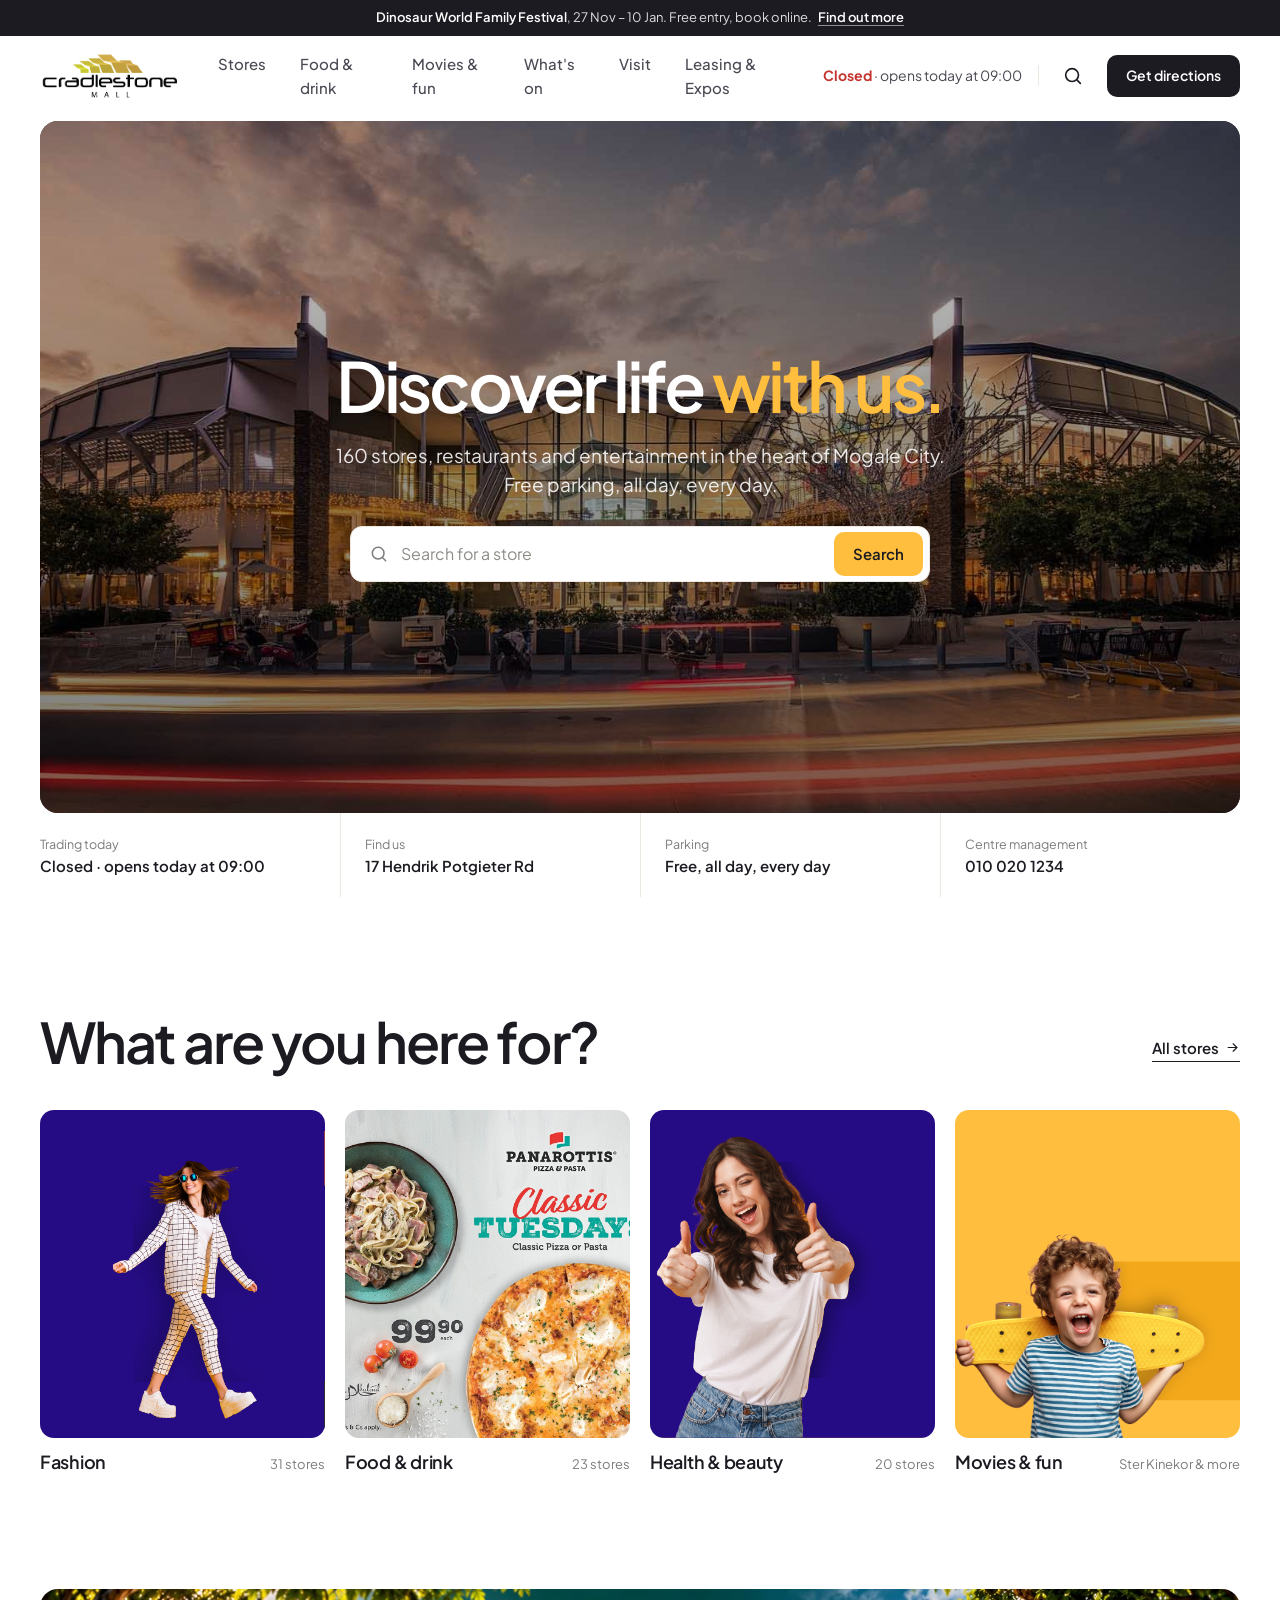
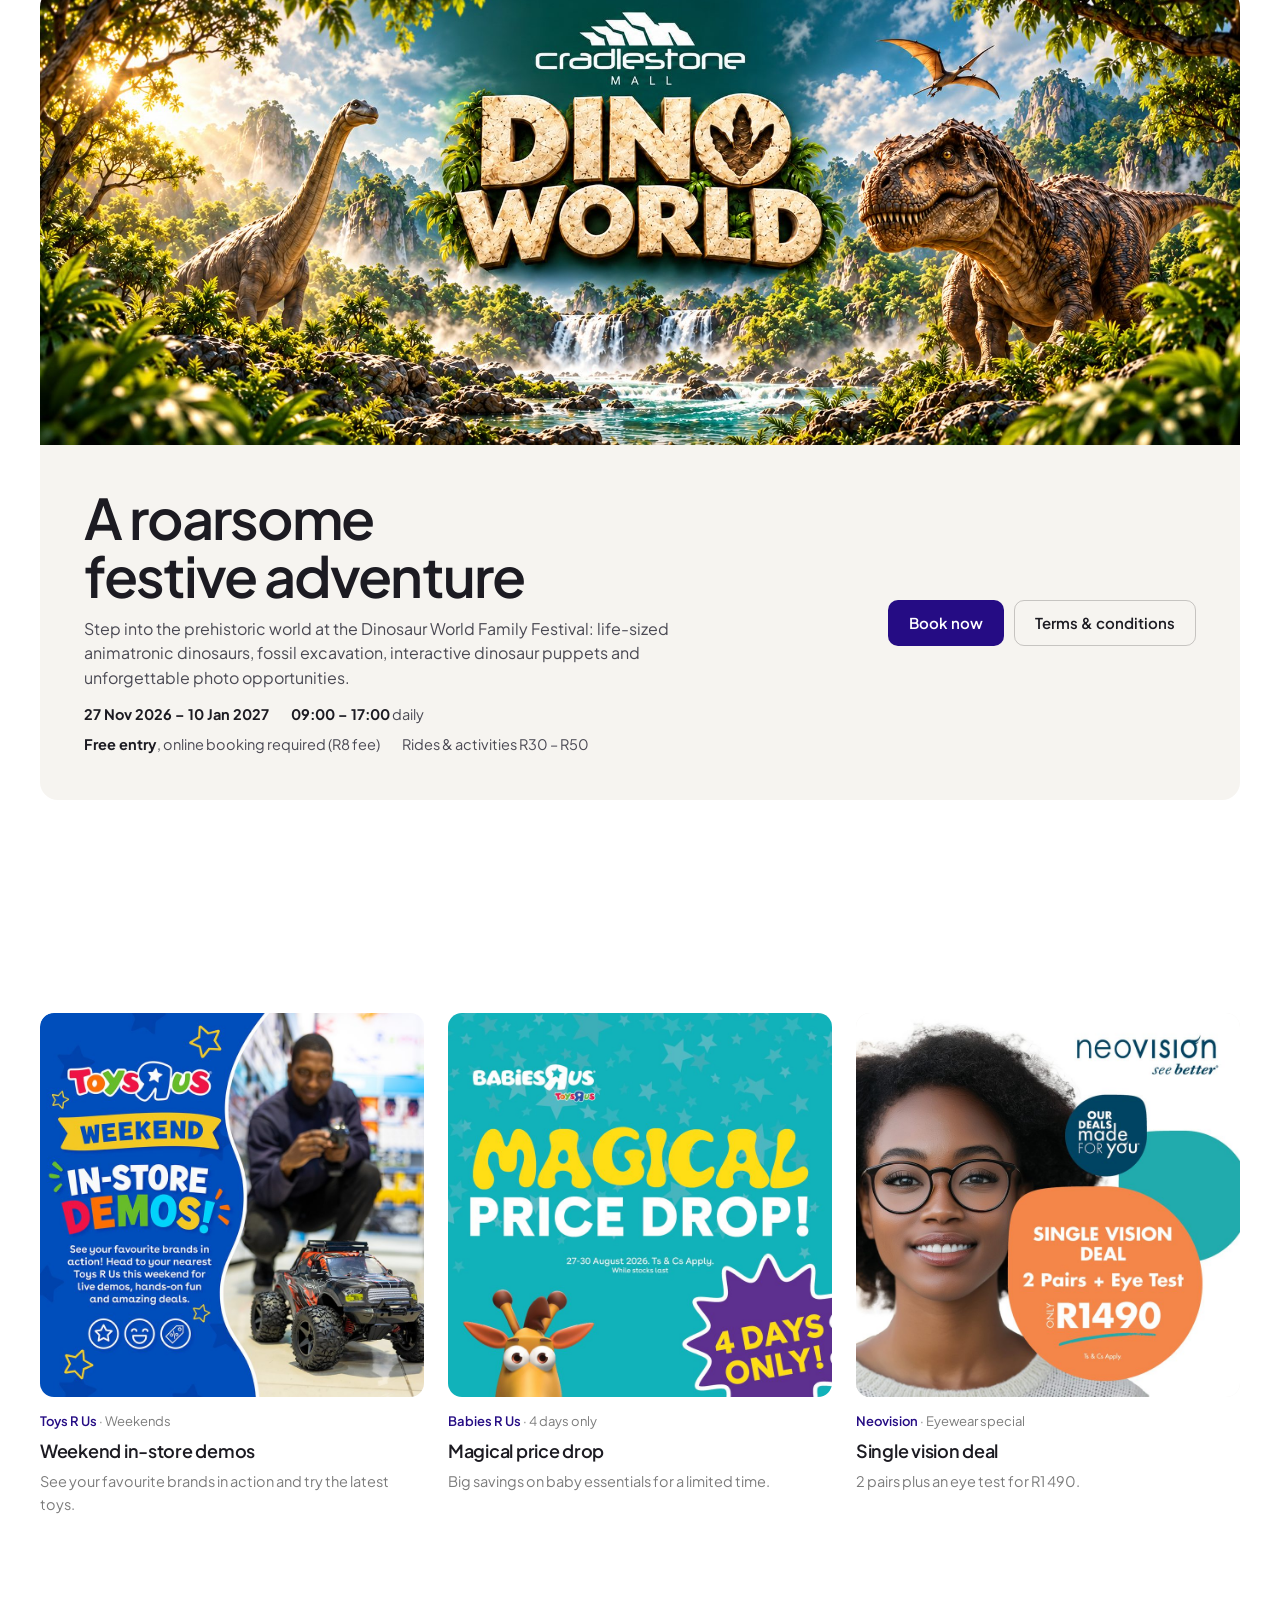
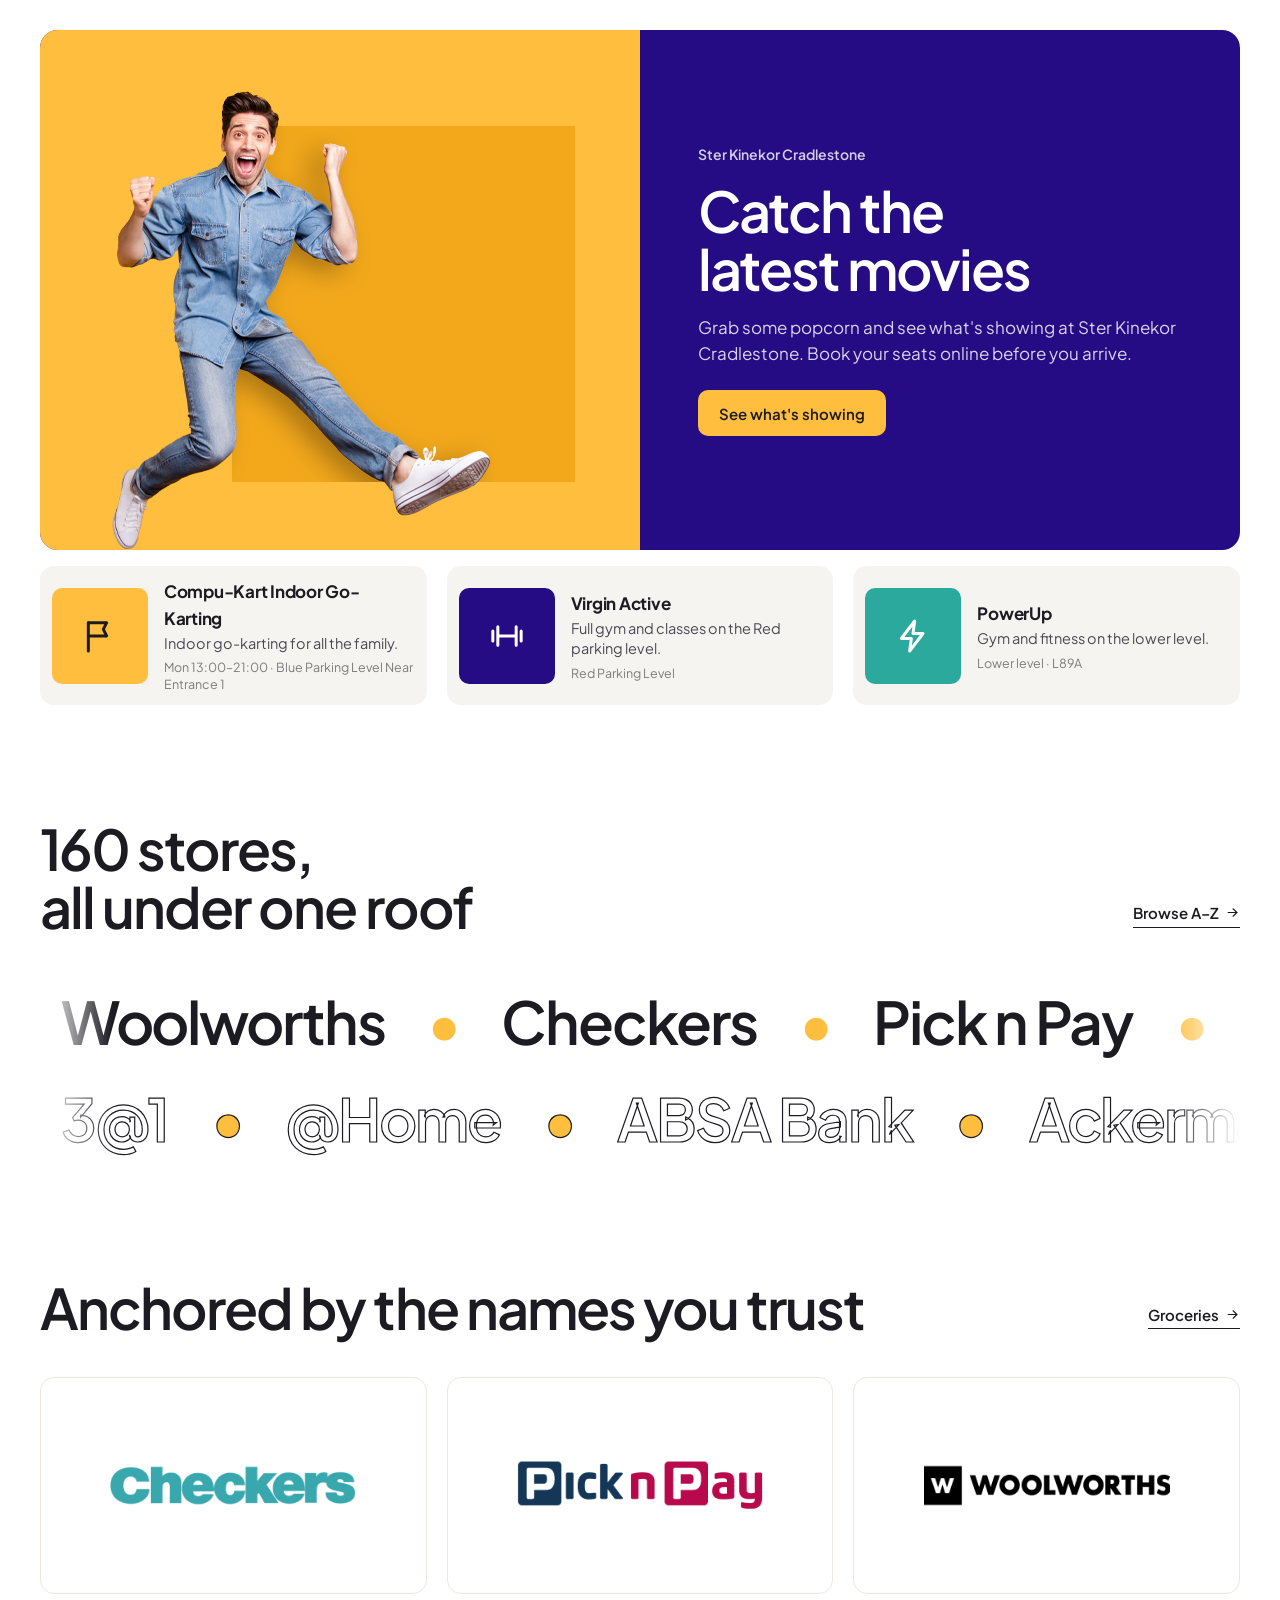
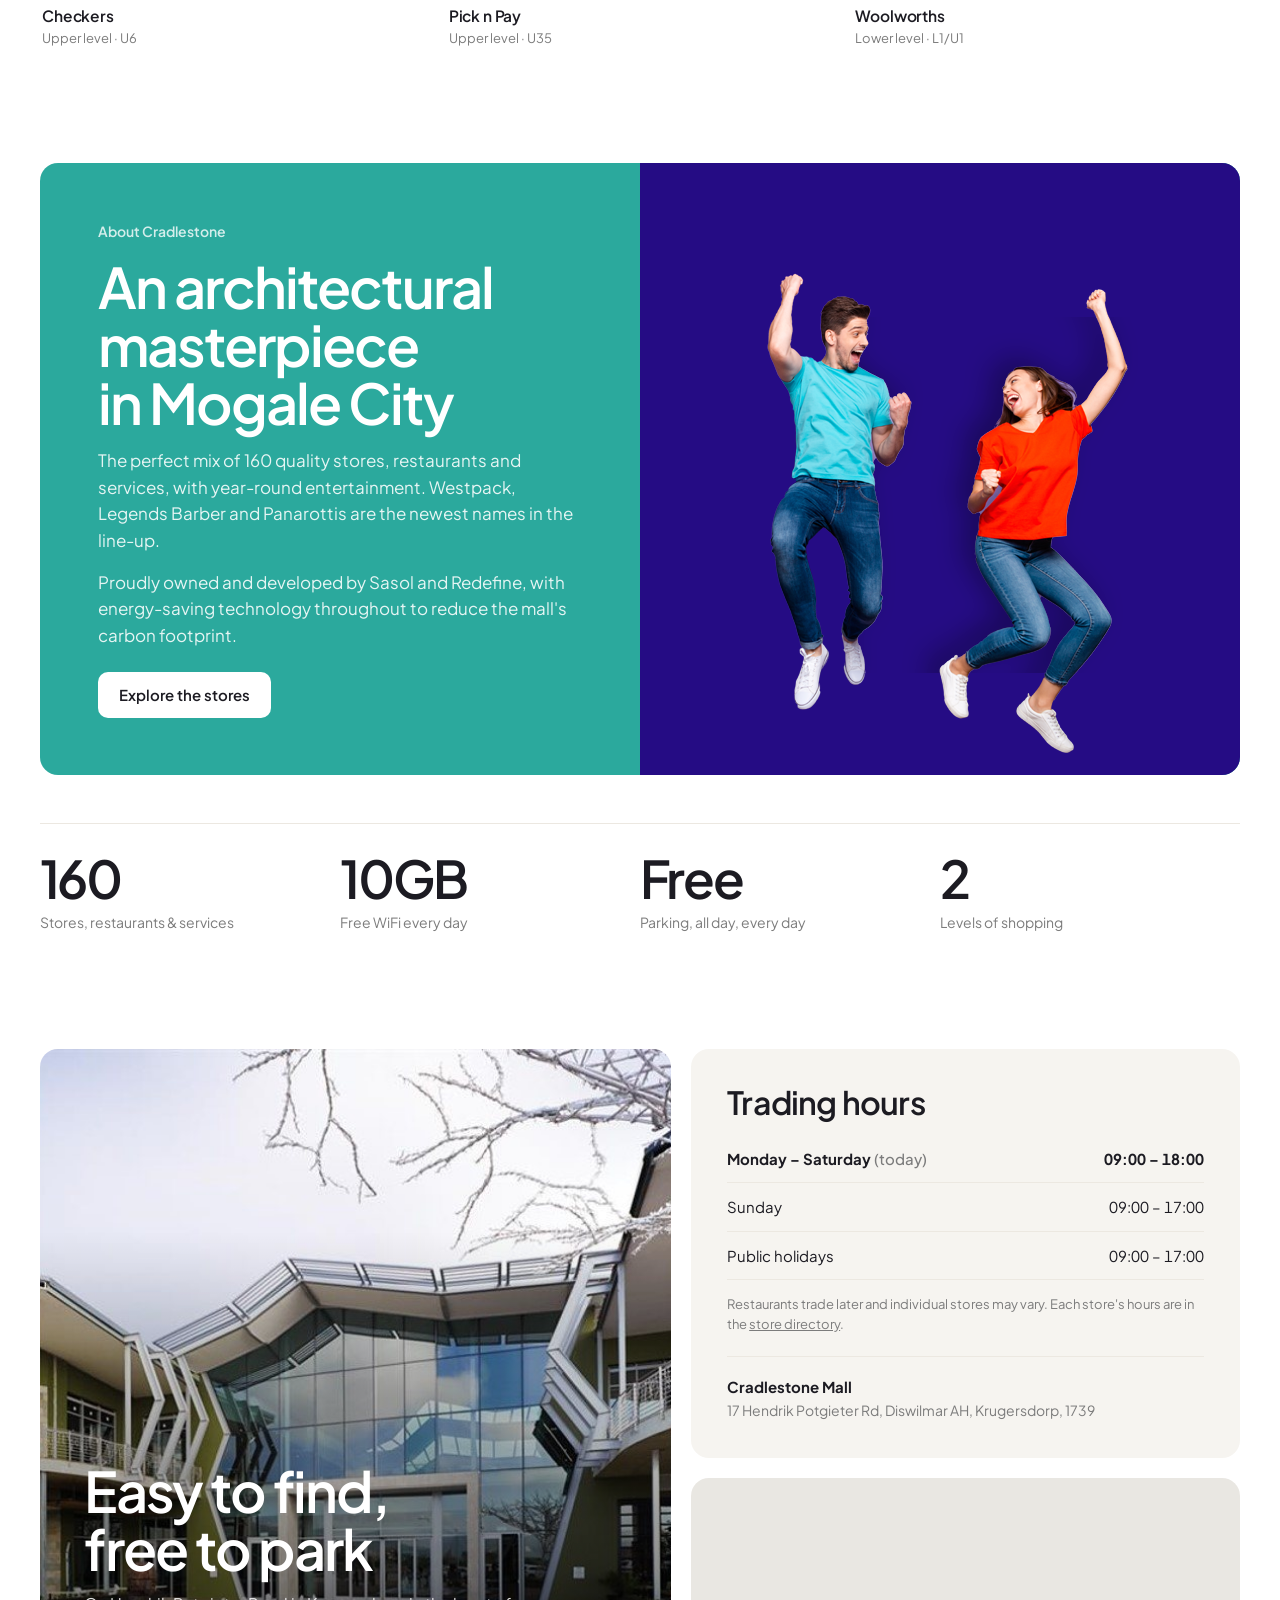
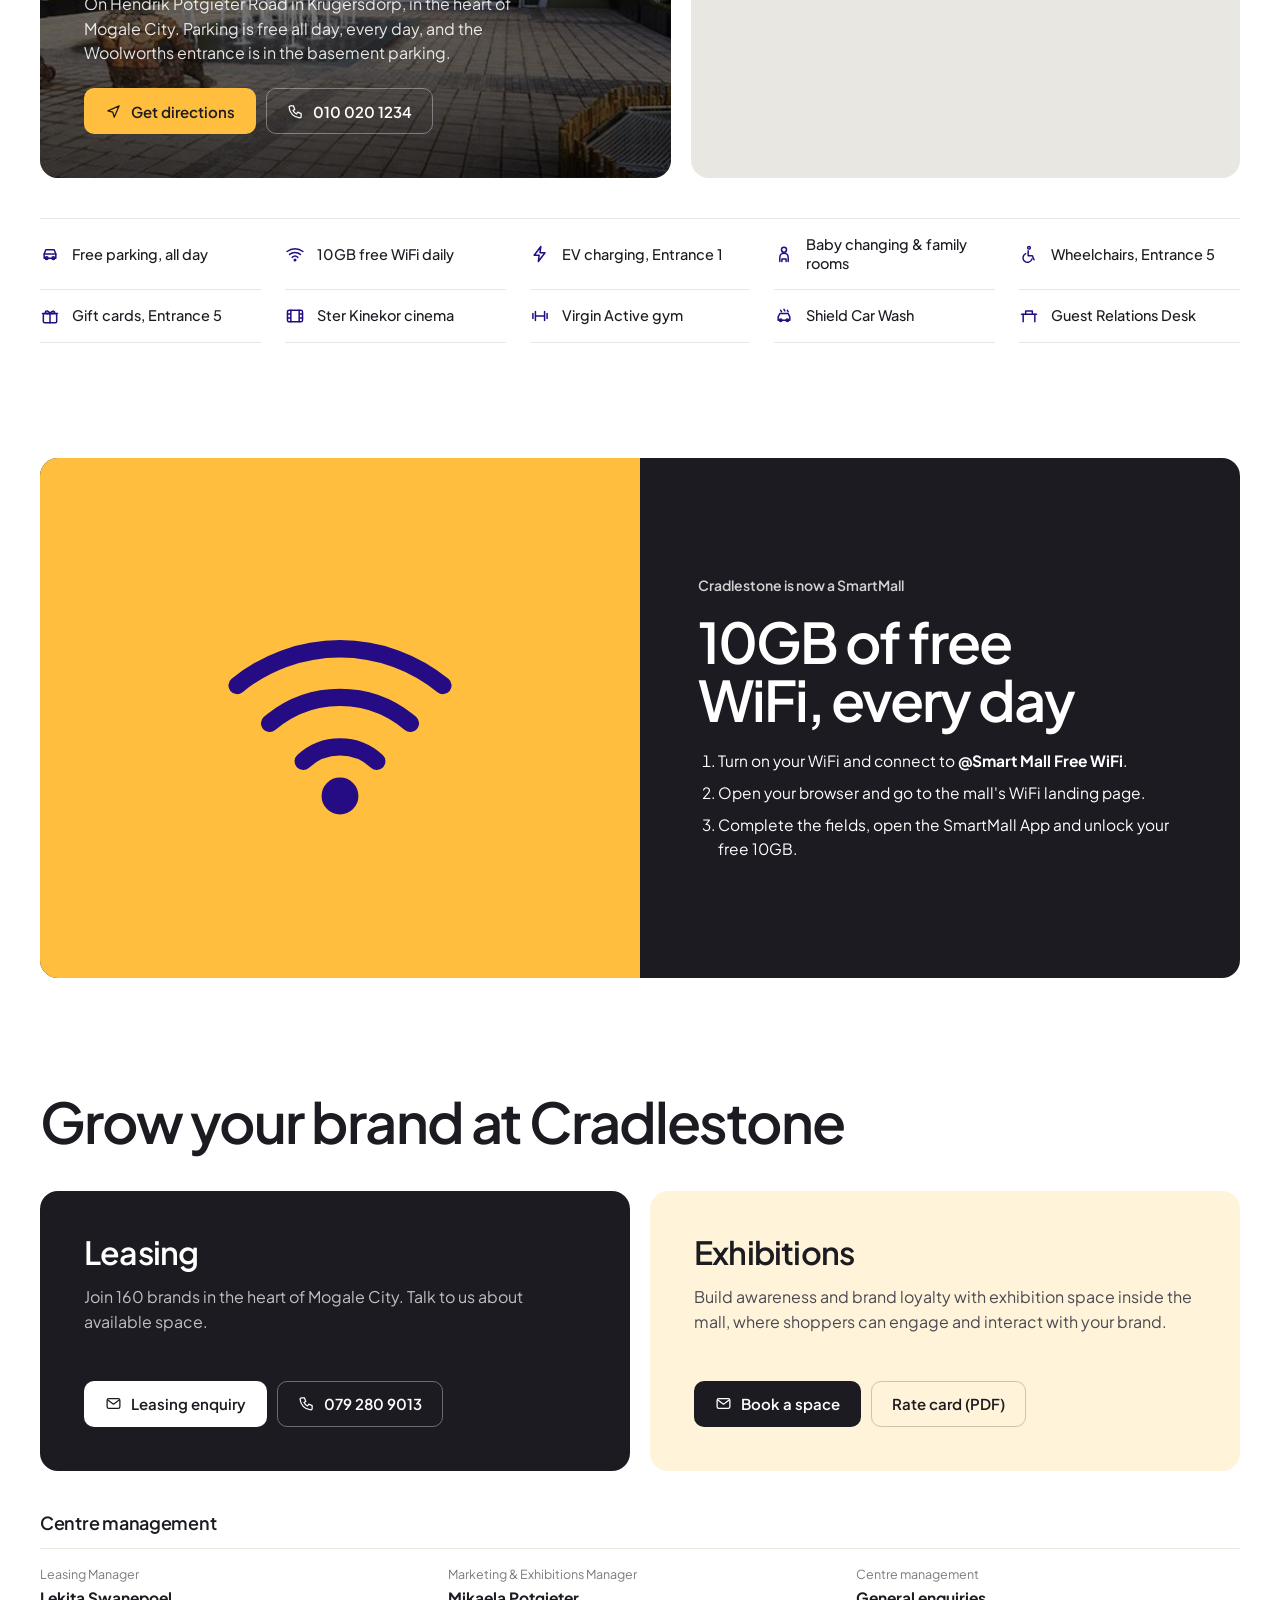
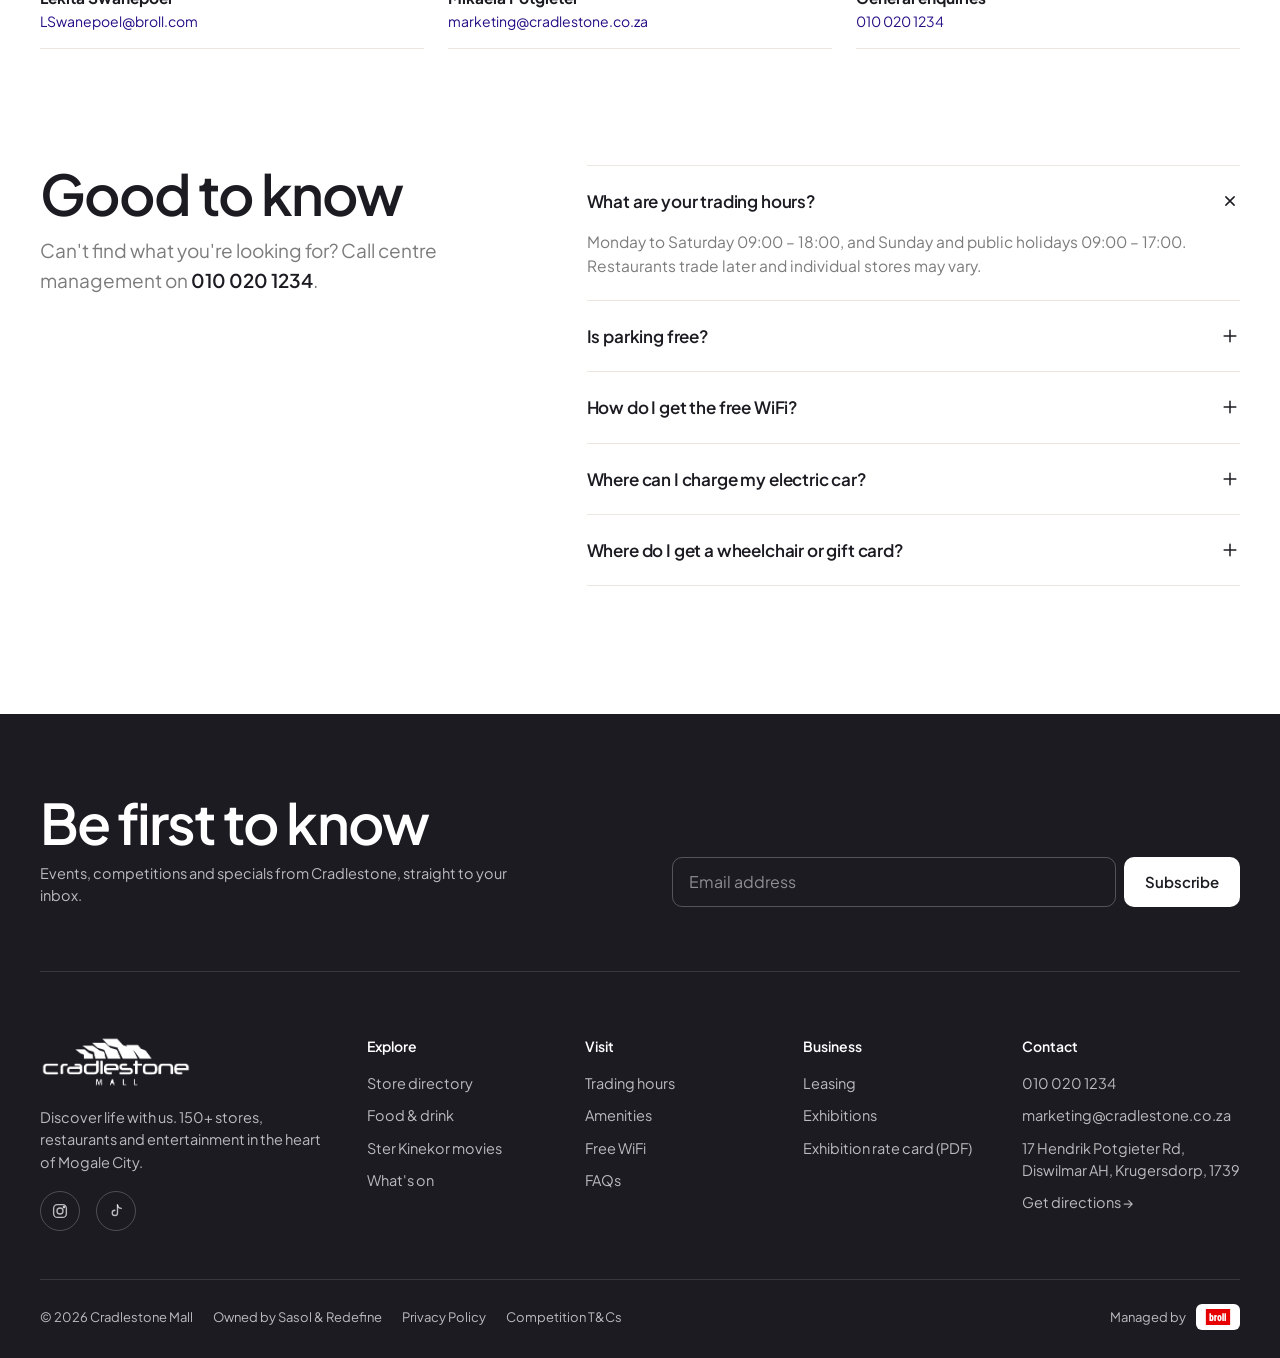
<file: index.html>
<!doctype html>
<html lang="en-ZA">
<head>
<meta charset="utf-8">
<meta name="viewport" content="width=device-width, initial-scale=1, viewport-fit=cover">
<title>Cradlestone Mall | Discover life with us in Mogale City</title>
<meta name="description" content="Cradlestone Mall in Krugersdorp, Mogale City: 160 stores, restaurants, Ster Kinekor and Virgin Active. Free parking, free WiFi, trading hours, store directory and what's on.">
<meta name="theme-color" content="#FFFFFF">
<link rel="icon" href="assets/brand/favicon.png">
<meta property="og:type" content="website">
<meta property="og:site_name" content="Cradlestone Mall">
<meta property="og:title" content="Cradlestone Mall | Discover life with us">
<meta property="og:description" content="160 stores, restaurants, Ster Kinekor and more in the heart of Mogale City. Free parking, free WiFi.">
<meta property="og:url" content="https://conversionadvantage00.github.io/cradlestonemall-staging/">
<meta property="og:image" content="https://conversionadvantage00.github.io/cradlestonemall-staging/assets/og-image.jpg">
<meta property="og:image:width" content="1200">
<meta property="og:image:height" content="630">
<meta name="twitter:card" content="summary_large_image">
<link rel="preconnect" href="https://fonts.googleapis.com">
<link rel="preconnect" href="https://fonts.gstatic.com" crossorigin>
<link href="https://fonts.googleapis.com/css2?family=Plus+Jakarta+Sans:wght@400;500;600;700&display=swap" rel="stylesheet">
<link rel="stylesheet" href="css/style.css">
<script>document.documentElement.classList.add("js");setTimeout(function(){document.documentElement.classList.add("ready")},1500)</script>
</head>
<body data-page="home">

<main>
  <!-- HERO ---------------------------------------------------------------->
  <section class="hero">
    <div class="wrap">
      <div class="hero-media">
        <picture>
          <img src="assets/img/exterior-dusk.jpg" alt="Cradlestone Mall's glass entrance lit up at dusk" fetchpriority="high" style="object-position:50% 62%">
        </picture>
        <div class="hero-copy">
          <h1 class="h-display">Discover life <span class="y">with&nbsp;us.</span></h1>
          <div class="side">
            <p class="lead">160 stores, restaurants and entertainment in the heart of Mogale City. Free parking, all day, every day.</p>
            <div class="hero-search">
              <label class="search-field">
                <i data-i="search"></i>
                <input type="search" placeholder="Search for a store" data-store-search autocomplete="off" aria-label="Search stores">
                <button class="btn btn-yellow" type="button" data-search-go>Search</button>
              </label>
              <div class="results" role="listbox"></div>
            </div>
          </div>
        </div>
      </div>

      <div class="info-row">
        <a href="#visit"><small>Trading today</small><b data-status>Open until 18:00 today</b></a>
        <a href="https://www.google.com/maps/dir/?api=1&destination=Cradlestone+Mall+Krugersdorp" target="_blank" rel="noopener"><small>Find us</small><b>17 Hendrik Potgieter Rd</b></a>
        <a href="#amenities"><small>Parking</small><b>Free, all day, every day</b></a>
        <a href="tel:+27100201234"><small>Centre management</small><b>010 020 1234</b></a>
      </div>
    </div>
  </section>

  <!-- INTENT TILES -------------------------------------------------------->
  <section class="section">
    <div class="wrap">
      <div class="sec-head reveal">
        <h2 class="h-1">What are you here for?</h2>
        <a class="link-arrow" href="stores.html">All stores <i data-i="arrow"></i></a>
      </div>
      <div class="tiles">
        <a class="tile reveal" href="stores.html?cat=Fashion%20%26%20Footwear">
          <div class="img cut c-indigo"><img src="assets/img/cut-fashion-indigo.png" alt="" loading="lazy"></div>
          <div class="body"><h3 class="h-3">Fashion</h3><span class="count" data-count="Fashion & Footwear"></span></div>
        </a>
        <a class="tile reveal" href="stores.html?cat=Food%20%26%20Drink">
          <div class="img"><img src="assets/img/panarottis-tuesdays.jpg" alt="" loading="lazy" style="object-position:30% 60%"></div>
          <div class="body"><h3 class="h-3">Food &amp; drink</h3><span class="count" data-count="Food & Drink"></span></div>
        </a>
        <a class="tile reveal" href="stores.html?cat=Health%20%26%20Beauty">
          <div class="img cut c-indigo"><img src="assets/img/cut-thumbs-indigo.png" alt="" loading="lazy"></div>
          <div class="body"><h3 class="h-3">Health &amp; beauty</h3><span class="count" data-count="Health & Beauty"></span></div>
        </a>
        <a class="tile reveal" href="#play">
          <div class="img cut c-yellow"><img src="assets/img/cut-kid-yellow.png" alt="" loading="lazy"></div>
          <div class="body"><h3 class="h-3">Movies &amp; fun</h3><span class="count">Ster Kinekor &amp; more</span></div>
        </a>
      </div>
    </div>
  </section>

  <!-- DINO WORLD (real event) --------------------------------------------->
  <section class="section" id="dino">
    <div class="wrap">
      <div class="promo-banner reveal">
        <img src="assets/img/dino-world.jpg" alt="Dino World at Cradlestone Mall">
        <div class="row">
          <div style="display:grid;gap:12px">
            <h2 class="h-1">A roarsome festive adventure</h2>
            <p>Step into the prehistoric world at the Dinosaur World Family Festival: life-sized animatronic dinosaurs, fossil excavation, interactive dinosaur puppets and unforgettable photo opportunities.</p>
            <div class="facts"><span><b>27 Nov 2026 – 10 Jan 2027</b></span><span><b>09:00 – 17:00</b> daily</span><span><b>Free entry</b>, online booking required (R8 fee)</span><span>Rides &amp; activities R30 – R50</span></div>
          </div>
          <div class="btns">
            <a class="btn btn-red" href="https://cradlestonemall.co.za/component/content/article/a-roarsome-festive-adventure-awaits?catid=43&amp;Itemid=101" target="_blank" rel="noopener">Book now</a>
            <a class="btn btn-line" href="assets/docs/Cradlestone-Mall_DIno-World_-Terms-Conditions.pdf" target="_blank" rel="noopener">Terms &amp; conditions</a>
          </div>
        </div>
      </div>
    </div>
  </section>

  <!-- WHAT'S ON (promotions) ---------------------------------------------->
  <section class="section" id="whats-on">
    <div class="wrap">
      <div class="sec-head reveal">
        <h2 class="h-1">Specials &amp; promotions</h2>
        <div class="rail-nav">
          <button class="icon-btn" data-rail="-1" aria-label="Previous"><i data-i="arrowL"></i></button>
          <button class="icon-btn" data-rail="1" aria-label="Next"><i data-i="arrow"></i></button>
        </div>
      </div>
      <div class="rail" id="eventsRail"></div>
    </div>
  </section>

  <!-- MOVIES & FUN -------------------------------------------------------->
  <section class="section" id="play">
    <div class="wrap">
      <div class="split indigo reveal">
        <div class="media art c-yellow"><img src="assets/img/cut-jump-yellow.png" alt="" loading="lazy"></div>
        <div class="copy">
          <span class="kicker">Ster Kinekor Cradlestone</span>
          <h2 class="h-1">Catch the latest movies</h2>
          <p>Grab some popcorn and see what's showing at Ster Kinekor Cradlestone. Book your seats online before you arrive.</p>
          <div class="btns"><a class="btn btn-yellow" href="https://movies.sterkinekor.com/program?location=cradlestone" target="_blank" rel="noopener">See what's showing</a></div>
        </div>
      </div>
      <div class="play-grid" id="playGrid" style="margin-top:16px"></div>
    </div>
  </section>

  <!-- STORE NAMES ---------------------------------------------------------->
  <section class="section">
    <div class="wrap">
      <div class="sec-head reveal">
        <h2 class="h-1">160 stores,<br>all under one roof</h2>
        <a class="link-arrow" href="stores.html">Browse A–Z <i data-i="arrow"></i></a>
      </div>
      <div class="names reveal">
        <div class="names-track" id="namesA"></div>
        <div class="names-track rev" id="namesB"></div>
      </div>
    </div>
  </section>

  <!-- ANCHORS ------------------------------------------------------------->
  <section class="section">
    <div class="wrap">
      <div class="sec-head reveal">
        <h2 class="h-1">Anchored by the names you trust</h2>
        <a class="link-arrow" href="stores.html?cat=Groceries%20%26%20Department">Groceries <i data-i="arrow"></i></a>
      </div>
      <div class="store-grid" id="featured"></div>
    </div>
  </section>

  <!-- STORY ---------------------------------------------------------------->
  <section class="section">
    <div class="wrap">
      <div class="split teal rev reveal">
        <div class="media art c-indigo"><img src="assets/img/cut-duo-indigo.png" alt="" loading="lazy"></div>
        <div class="copy">
          <span class="kicker">About Cradlestone</span>
          <h2 class="h-1">An architectural masterpiece in Mogale City</h2>
          <p>The perfect mix of 160 quality stores, restaurants and services, with year-round entertainment. Westpack, Legends Barber and Panarottis are the newest names in the line-up.</p>
          <p>Proudly owned and developed by Sasol and Redefine, with energy-saving technology throughout to reduce the mall's carbon footprint.</p>
          <div class="btns"><a class="btn btn-white" href="stores.html">Explore the stores</a></div>
        </div>
      </div>
      <div class="stats reveal">
        <div class="stat"><div class="n">160</div><div class="l">Stores, restaurants &amp; services</div></div>
        <div class="stat"><div class="n">10GB</div><div class="l">Free WiFi every day</div></div>
        <div class="stat"><div class="n">Free</div><div class="l">Parking, all day, every day</div></div>
        <div class="stat"><div class="n">2</div><div class="l">Levels of shopping</div></div>
      </div>
    </div>
  </section>

  <!-- VISIT --------------------------------------------------------------->
  <section class="section" id="visit">
    <div class="wrap">
      <div class="visit">
        <div class="visit-hero reveal">
          <img src="assets/img/entrance-day.jpg" alt="Cradlestone Mall entrance with fountains and sculptures" loading="lazy">
          <h2 class="h-1">Easy to find,<br>free to park</h2>
          <p>On Hendrik Potgieter Road in Krugersdorp, in the heart of Mogale City. Parking is free all day, every day, and the Woolworths entrance is in the basement parking.</p>
          <div class="btns">
            <a class="btn btn-yellow" href="https://www.google.com/maps/dir/?api=1&destination=Cradlestone+Mall+Krugersdorp" target="_blank" rel="noopener"><i data-i="nav"></i>Get directions</a>
            <a class="btn btn-ghost-w" href="tel:+27100201234"><i data-i="phone"></i>010 020 1234</a>
          </div>
        </div>
        <div class="visit-card reveal">
          <h3 class="h-2">Trading hours</h3>
          <table class="hours" id="hoursTable">
            <tr data-days="1,2,3,4,5,6"><td>Monday – Saturday</td><td>09:00 – 18:00</td></tr>
            <tr data-days="0"><td>Sunday</td><td>09:00 – 17:00</td></tr>
            <tr><td>Public holidays</td><td>09:00 – 17:00</td></tr>
          </table>
          <p class="hours-note">Restaurants trade later and individual stores may vary. Each store's hours are in the <a href="stores.html" style="text-decoration:underline">store directory</a>.</p>
          <div class="addr"><b>Cradlestone Mall</b><span>17 Hendrik Potgieter Rd, Diswilmar AH, Krugersdorp, 1739</span></div>
        </div>
        <div class="map reveal">
          <iframe title="Map of Cradlestone Mall" loading="lazy" referrerpolicy="no-referrer-when-downgrade" src="https://www.google.com/maps?q=Cradlestone+Mall,+Krugersdorp&amp;output=embed"></iframe>
        </div>
      </div>

      <div class="amenities reveal" id="amenities">
        <div class="amenity"><i data-i="car"></i>Free parking, all day</div>
        <div class="amenity"><i data-i="wifi"></i>10GB free WiFi daily</div>
        <div class="amenity"><i data-i="bolt"></i>EV charging, Entrance 1</div>
        <div class="amenity"><i data-i="baby"></i>Baby changing &amp; family rooms</div>
        <div class="amenity"><i data-i="wheel"></i>Wheelchairs, Entrance 5</div>
        <div class="amenity"><i data-i="gift"></i>Gift cards, Entrance 5</div>
        <div class="amenity"><i data-i="film"></i>Ster Kinekor cinema</div>
        <div class="amenity"><i data-i="gym"></i>Virgin Active gym</div>
        <div class="amenity"><i data-i="wash"></i>Shield Car Wash</div>
        <div class="amenity"><i data-i="desk"></i>Guest Relations Desk</div>
      </div>
    </div>
  </section>

  <!-- WIFI ---------------------------------------------------------------->
  <section class="section" id="wifi">
    <div class="wrap">
      <div class="split charcoal reveal">
        <div class="media" style="background:var(--yellow);display:grid;place-items:center;min-height:320px">
          <svg class="big-icon" viewBox="0 0 24 24" fill="none" stroke="currentColor" stroke-width="1.6" stroke-linecap="round" stroke-linejoin="round" aria-hidden="true"><path d="M2.5 9a15 15 0 0 1 19 0"/><path d="M5.5 12.5a10 10 0 0 1 13 0"/><path d="M8.6 16a5 5 0 0 1 6.8 0"/><circle cx="12" cy="19.2" r=".9" fill="currentColor"/></svg>
        </div>
        <div class="copy">
          <span class="kicker">Cradlestone is now a SmartMall</span>
          <h2 class="h-1">10GB of free WiFi, every day</h2>
          <ol class="steps">
            <li>Turn on your WiFi and connect to <b>@Smart Mall Free WiFi</b>.</li>
            <li>Open your browser and go to the mall's WiFi landing page.</li>
            <li>Complete the fields, open the SmartMall App and unlock your free 10GB.</li>
          </ol>
        </div>
      </div>
    </div>
  </section>

  <!-- BUSINESS ------------------------------------------------------------>
  <section class="section" id="business">
    <div class="wrap">
      <div class="sec-head reveal"><h2 class="h-1">Grow your brand at Cradlestone</h2></div>
      <div class="biz">
        <div class="biz-card lease reveal">
          <h3 class="h-2">Leasing</h3>
          <p>Join 160 brands in the heart of Mogale City. Talk to us about available space.</p>
          <div class="contact">
            <a class="btn btn-white" href="mailto:LSwanepoel@broll.com"><i data-i="mail"></i>Leasing enquiry</a>
            <a class="btn btn-ghost-w" href="tel:+27792809013"><i data-i="phone"></i>079 280 9013</a>
          </div>
        </div>
        <div class="biz-card expo reveal">
          <h3 class="h-2">Exhibitions</h3>
          <p>Build awareness and brand loyalty with exhibition space inside the mall, where shoppers can engage and interact with your brand.</p>
          <div class="contact">
            <a class="btn btn-ink" href="mailto:marketing@cradlestone.co.za"><i data-i="mail"></i>Book a space</a>
            <a class="btn btn-line" href="https://cradlestonemall.co.za/images/Exhibition%20Rates.pdf" target="_blank" rel="noopener">Rate card (PDF)</a>
          </div>
        </div>
      </div>
      <div class="team reveal">
        <h3 class="h-3">Centre management</h3>
        <div class="team-grid" style="grid-template-columns:repeat(auto-fit,minmax(240px,1fr))">
          <a href="mailto:LSwanepoel@broll.com"><small>Leasing Manager</small><b>Lekita Swanepoel</b><span>LSwanepoel@broll.com</span></a>
          <a href="mailto:marketing@cradlestone.co.za"><small>Marketing &amp; Exhibitions Manager</small><b>Mikaela Potgieter</b><span>marketing@cradlestone.co.za</span></a>
          <a href="tel:+27100201234"><small>Centre management</small><b>General enquiries</b><span>010 020 1234</span></a>
        </div>
      </div>
    </div>
  </section>

  <!-- FAQ ----------------------------------------------------------------->
  <section class="section" id="faq">
    <div class="wrap faq-wrap">
      <div class="reveal" style="display:flex;flex-direction:column;gap:14px">
        <h2 class="h-1">Good to know</h2>
        <p class="lead">Can't find what you're looking for? Call centre management on <a href="tel:+27100201234" style="color:var(--ink);font-weight:600">010 020 1234</a>.</p>
      </div>
      <div class="faq reveal">
        <details open><summary>What are your trading hours?<i data-i="plus"></i></summary><p>Monday to Saturday 09:00 – 18:00, and Sunday and public holidays 09:00 – 17:00. Restaurants trade later and individual stores may vary.</p></details>
        <details><summary>Is parking free?<i data-i="plus"></i></summary><p>Yes. Parking is free all day, every day. The Woolworths entrance is in the basement parking.</p></details>
        <details><summary>How do I get the free WiFi?<i data-i="plus"></i></summary><p>Connect to "@Smart Mall Free WiFi", open the landing page in your browser, complete the fields and unlock 10GB of free data a day in the SmartMall App.</p></details>
        <details><summary>Where can I charge my electric car?<i data-i="plus"></i></summary><p>The EV charging unit is at Entrance 1. It offers AC and DC charging, is powered by Jaguar and suits all electric cars.</p></details>
        <details><summary>Where do I get a wheelchair or gift card?<i data-i="plus"></i></summary><p>Both are at the Guest Relations Desk at Entrance 5. Gift cards are sold Monday to Sunday, 09:00 – 16:00.</p></details>
      </div>
    </div>
  </section>
</main>

<script src="js/data.js"></script>
<script>
/* Specials & promotions: real promo artwork from the current site (most carry Aug–Oct 2026 dates) */
window.GA_EVENTS = [
  { tag: 'Toys R Us', title: 'Weekend in-store demos', date: 'Weekends', text: 'See your favourite brands in action and try the latest toys.', img: 'assets/promos/toysrus-demos.jpg', q: 'toys' },
  { tag: 'Babies R Us', title: 'Magical price drop', date: '4 days only', text: 'Big savings on baby essentials for a limited time.', img: 'assets/promos/babiesrus-magical.jpg', q: 'babies' },
  { tag: 'Neovision', title: 'Single vision deal', date: 'Eyewear special', text: '2 pairs plus an eye test for R1 490.', img: 'assets/promos/neovision-single.jpg', q: 'neovision' },
  { tag: 'Trappers', title: 'Get 20% off all Merrell footwear', date: 'Outdoor', text: 'And stand a chance to win an additional pair.', img: 'assets/promos/merrell.jpg', q: 'trappers' },
  { tag: 'Trappers', title: 'Up to 40% off Stanley', date: 'Outdoor', text: 'Gear up for your next adventure.', img: 'assets/promos/stanley.jpg', q: 'trappers' },
  { tag: 'The Crazy Store', title: 'Quality crafts at crazy prices', date: 'Crafts & art', text: 'Paint, crayons and craft supplies for less.', img: 'assets/promos/crazy-store.jpg', q: 'crazy' },
];
</script>
<script src="js/main.js"></script>
<script>
(function () {
  const S = window.GA_STORES, I = window.GA_ICON, st = window.GA_STATUS();
  const by = n => S.find(s => s.name === n);
  const pick = names => names.map(by).filter(Boolean);
  const where = s => /^[ULF]\d/i.test(s.shop) ? [s.level, s.shop].filter(Boolean).join(' · ') : (s.shop || s.level);
  document.querySelectorAll('[data-count]').forEach(el => { el.textContent = S.filter(s => s.cat === el.dataset.count).length + ' stores'; });

  // promotions
  const rail = document.getElementById('eventsRail');
  rail.innerHTML = GA_EVENTS.map(e => `
    <a class="event promo" href="stores.html?q=${encodeURIComponent(e.q)}">
      <div class="img"><img src="${e.img}" alt="" loading="lazy"></div>
      <span class="kicker"><b>${e.tag}</b> · ${e.date}</span>
      <h3 class="h-3">${e.title}</h3>
      <p>${e.text}</p>
    </a>`).join('');
  document.querySelectorAll('[data-rail]').forEach(b => b.addEventListener('click', () => { const c = rail.firstElementChild, gap = parseFloat(getComputedStyle(rail).columnGap) || 0; rail.scrollBy({ left: +b.dataset.rail * (c.offsetWidth + gap), behavior: 'smooth' }); }));

  // entertainment
  const play = [
    ['Compu-Kart Indoor Go-Karting', 'Indoor go-karting for all the family.', 'flag', 'yellow'],
    ['Virgin Active', 'Full gym and classes on the Red parking level.', 'gym', ''],
    ['PowerUp', 'Gym and fitness on the lower level.', 'bolt', 'teal'],
  ];
  document.getElementById('playGrid').innerHTML = play.map(([n, d, ic, c]) => { const s = by(n); if (!s) return '';
    const h = (s.hours || '').split(';')[0];
    return `<a class="play reveal in" href="stores.html?store=${s.id}">
      <div class="logo-tile icon ${c}">${I(ic)}</div>
      <div><b>${s.name}</b><p>${d}</p><small>${h ? h + ' · ' : ''}${where(s)}</small></div>
    </a>`; }).join('');

  // store-name marquee (two rows)
  const names = S.map(s => s.name);
  const half = Math.ceil(names.length / 2);
  const row = (list) => list.map(n => { const s = by(n); return `<a href="stores.html?store=${s.id}">${n}</a>`; }).join('');
  const dup = html => html + html.replace(/<a /g, '<a aria-hidden="true" tabindex="-1" ');
  const pickRow = ['Woolworths','Checkers','Pick n Pay','Cotton On','Mr Price','Foschini','Truworths','Totalsports','Starbucks','Spur','Doppio Zero','Ster Kinekor','Virgin Active','Incredible Connection','Clicks','Dis-Chem','Typo','Factorie'].filter(by);
  const rest = names.filter(n => !pickRow.includes(n)).slice(0, 22);
  document.getElementById('namesA').innerHTML = dup(row(pickRow));
  document.getElementById('namesB').innerHTML = dup(row(rest));

  // anchors (wordmarks from their site)
  const anchors = [['Checkers', 'assets/brand/checkers.png'], ['Pick n Pay', 'assets/brand/pick-n-pay.png'], ['Woolworths', 'assets/brand/woolworths.png']];
  document.getElementById('featured').innerHTML = anchors.map(([n, img]) => { const s = by(n); if (!s) return '';
    return `<a class="store reveal in" href="stores.html?store=${s.id}">
      <div class="logo-tile wordmark"><img src="${img}" alt="${s.name}" loading="lazy"></div>
      <div class="meta"><b>${s.name}</b><small>${where(s) || s.cat}</small></div>
    </a>`; }).join('') + (by('Virgin Active') ? '' : '');

  // today in hours table
  document.querySelectorAll('#hoursTable tr[data-days]').forEach(tr => tr.classList.toggle('today', tr.dataset.days.split(',').map(Number).includes(st.day)));
})();
</script>
</body>
</html>
</file>
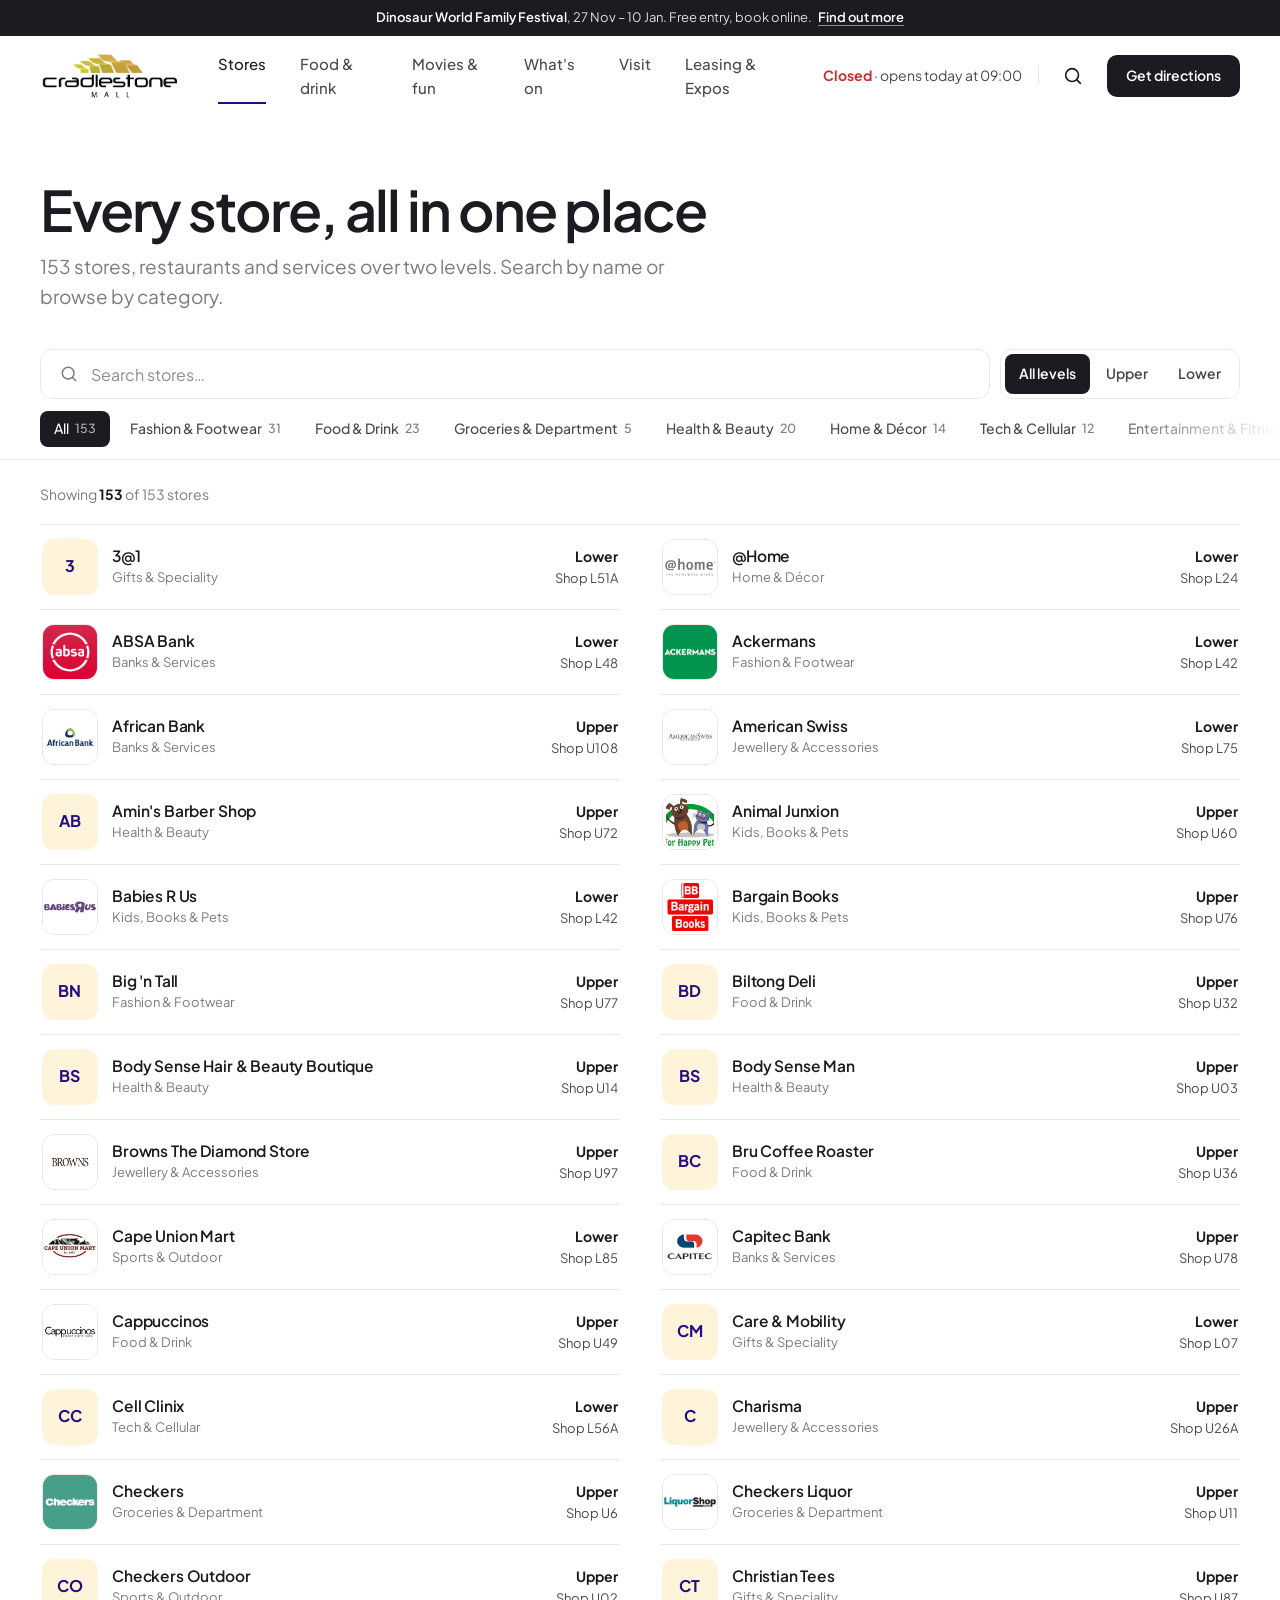
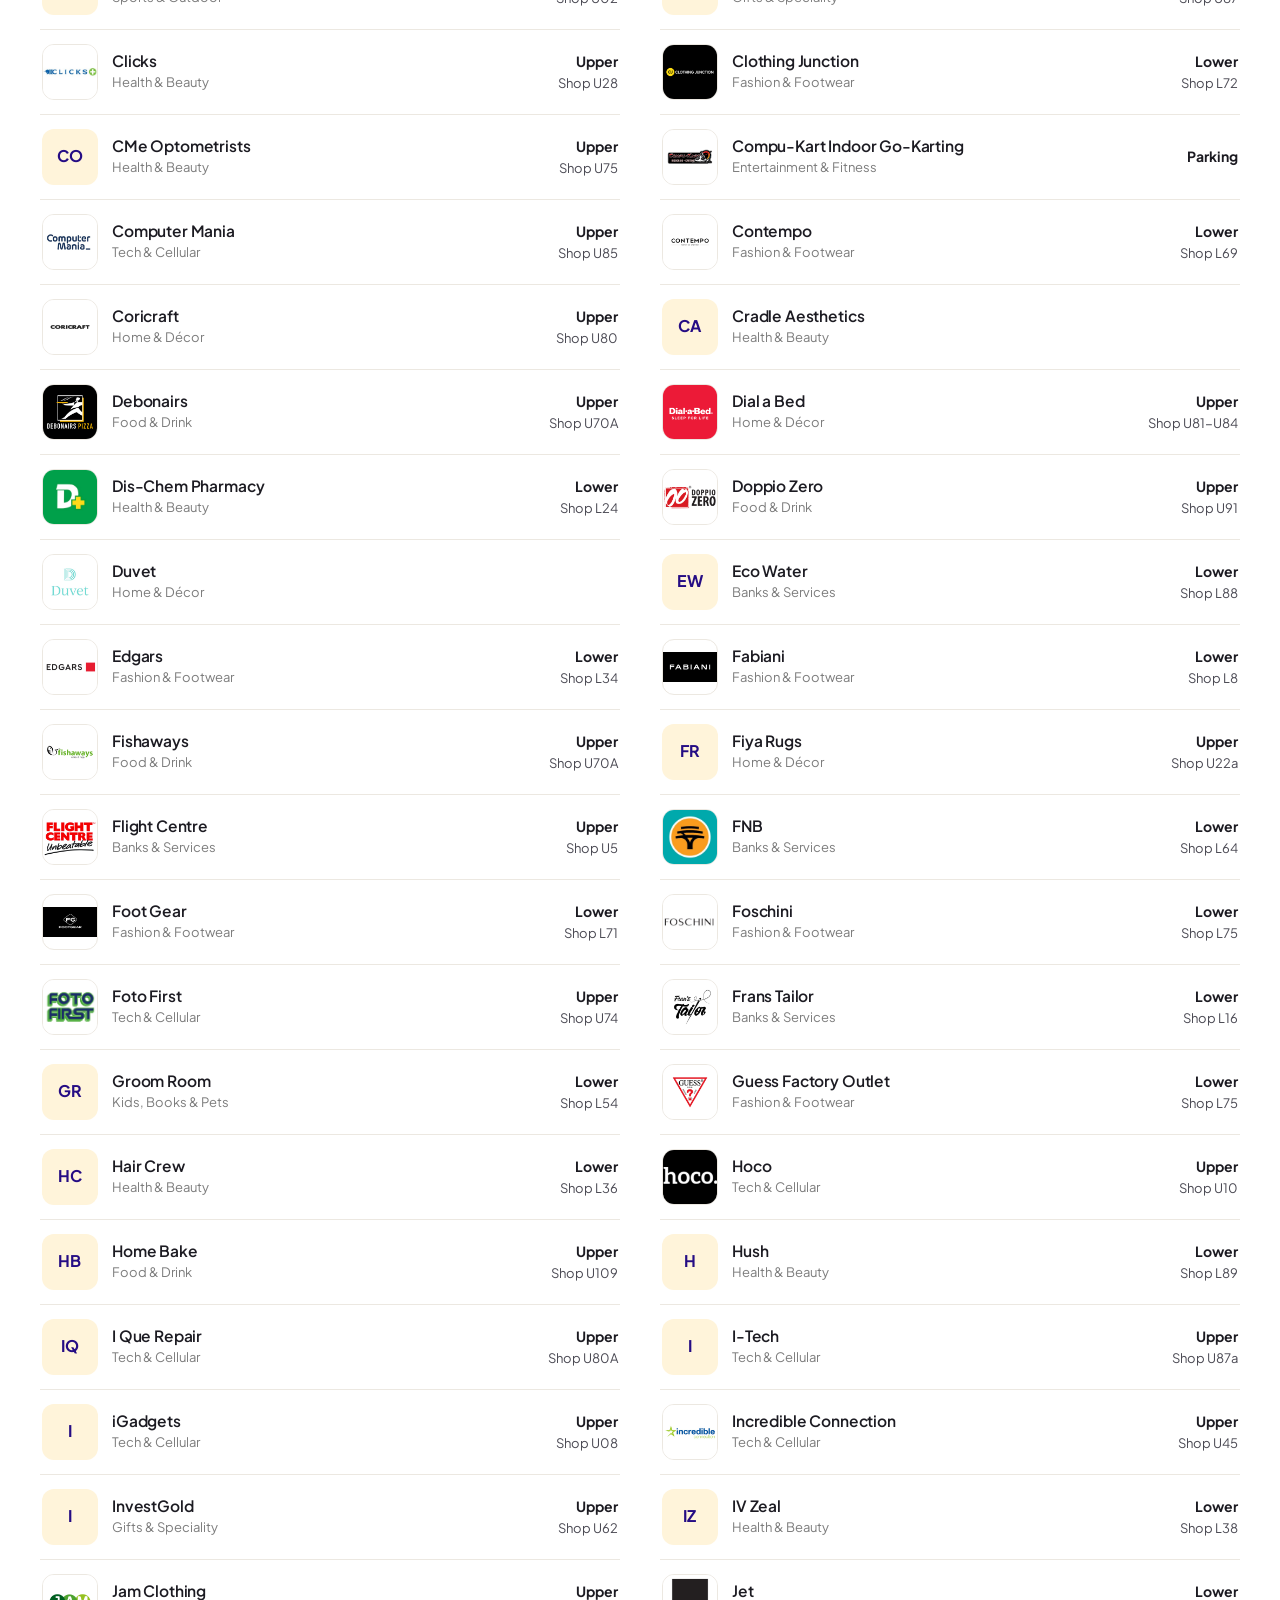
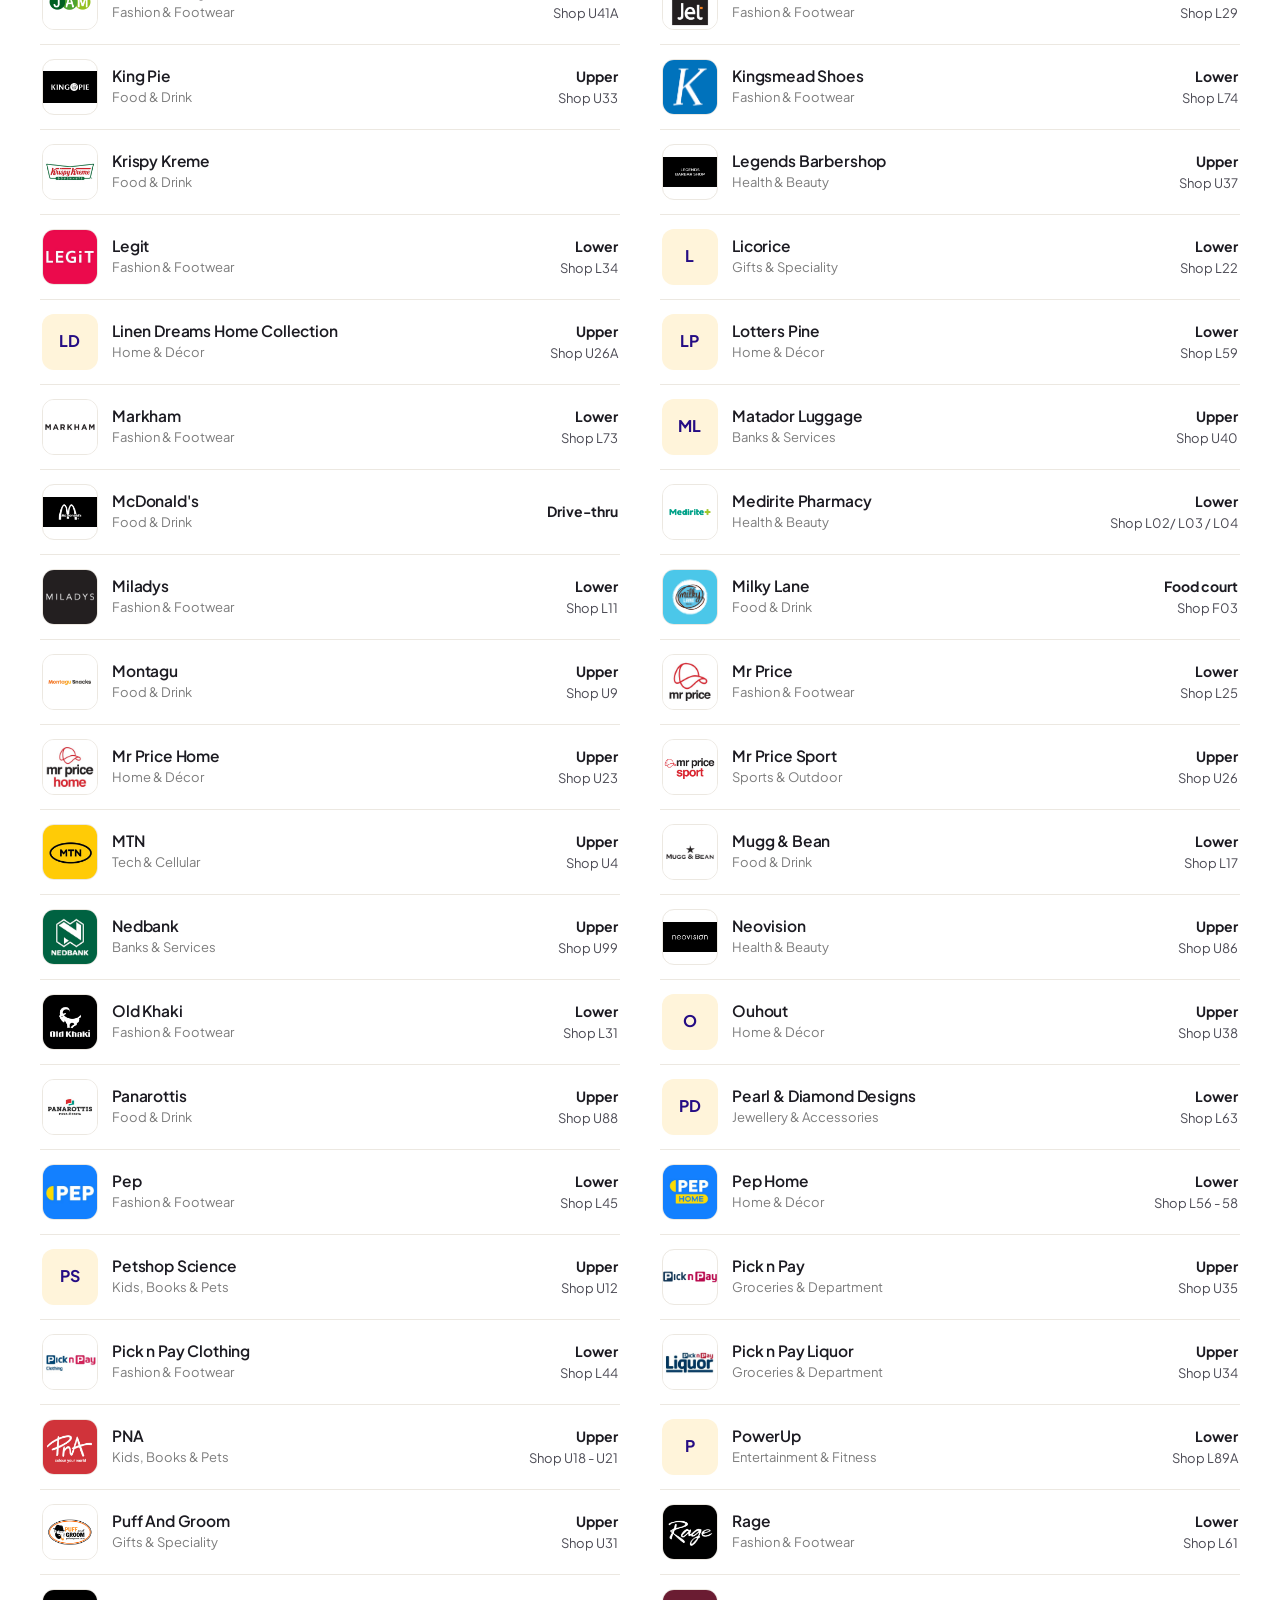
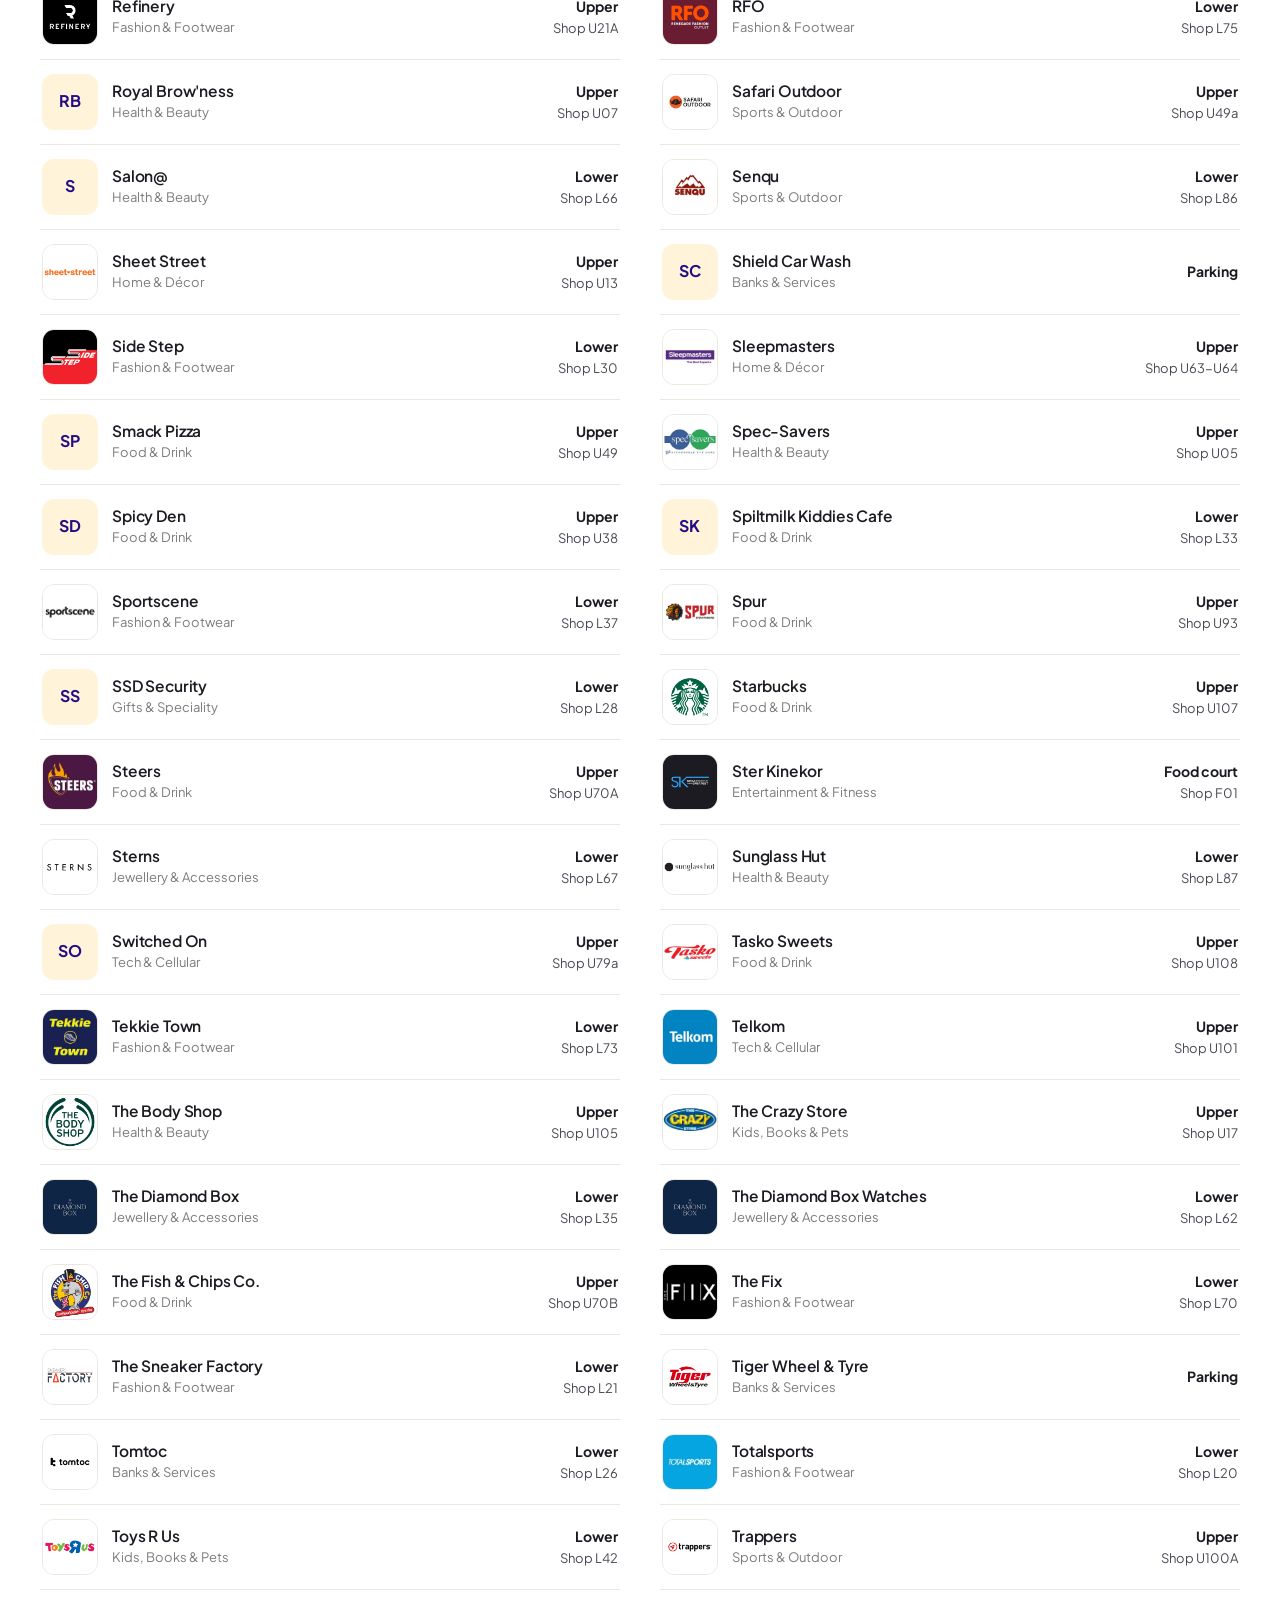
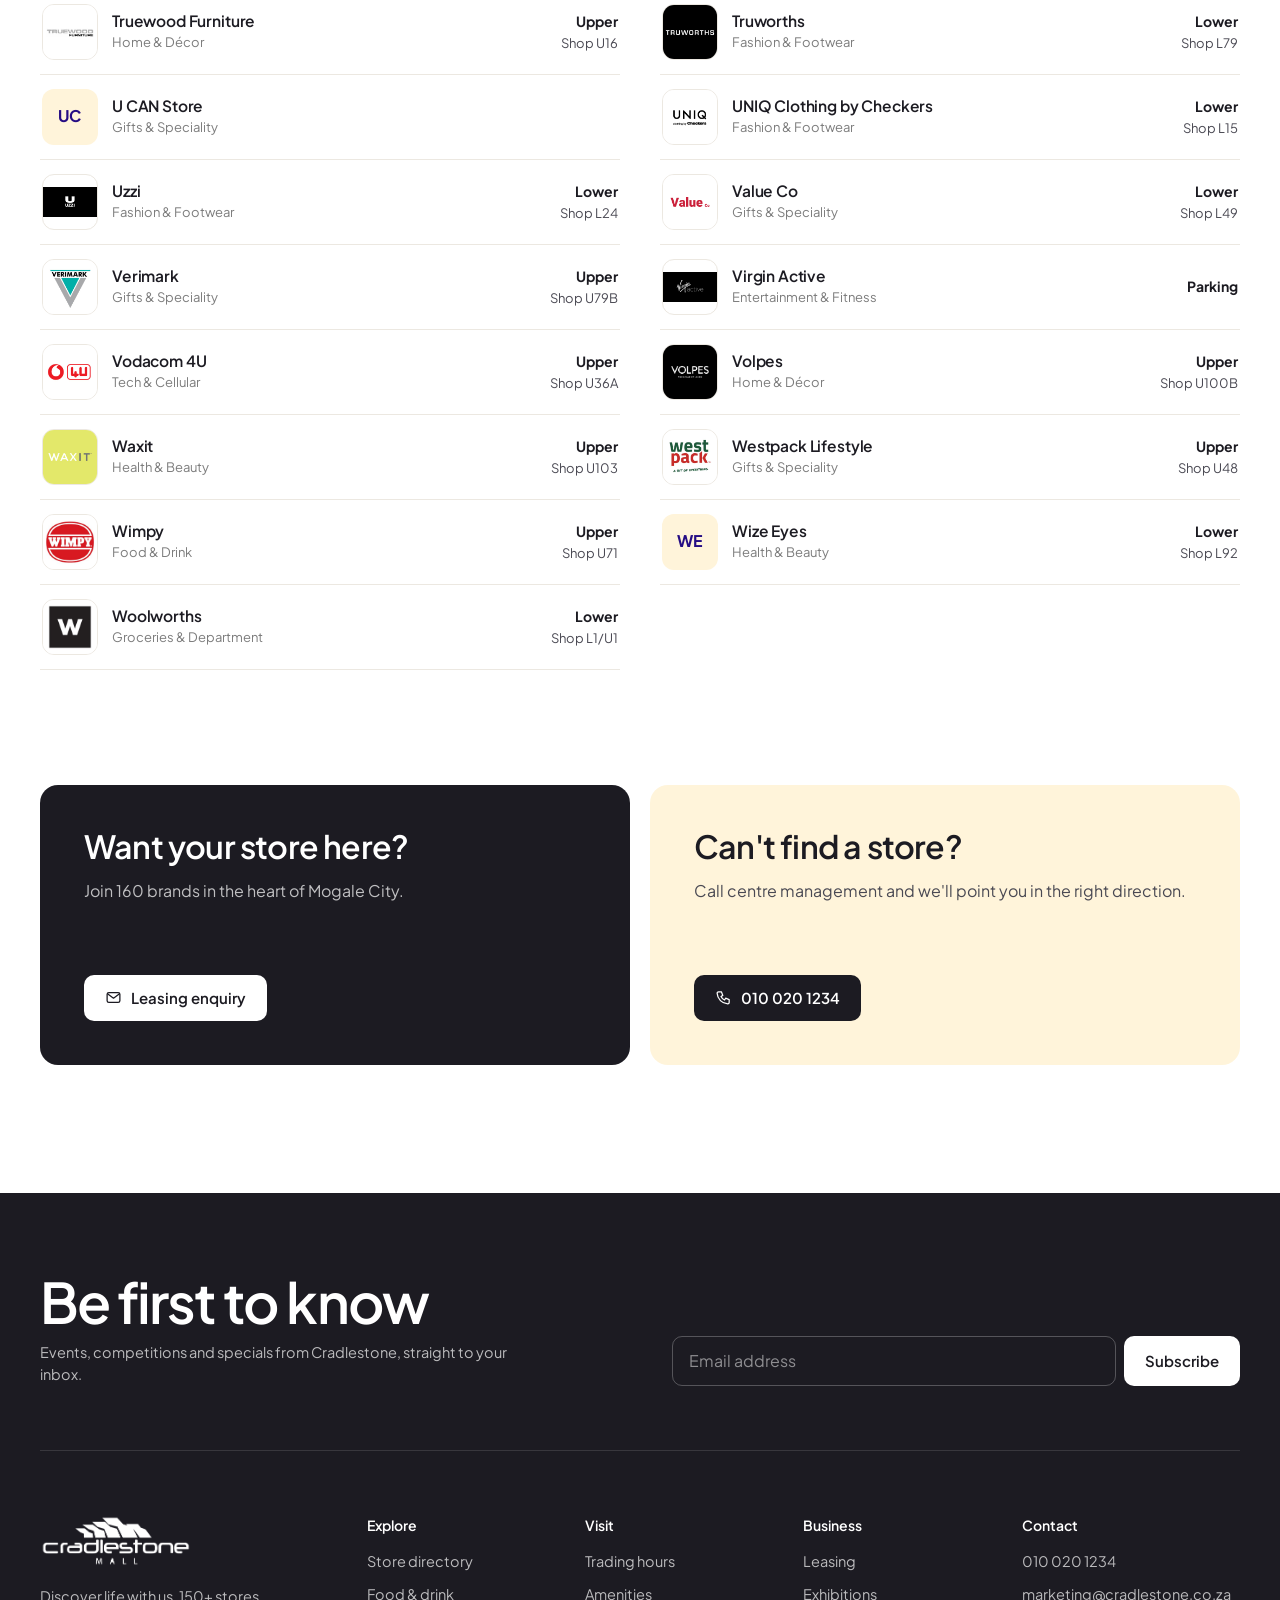
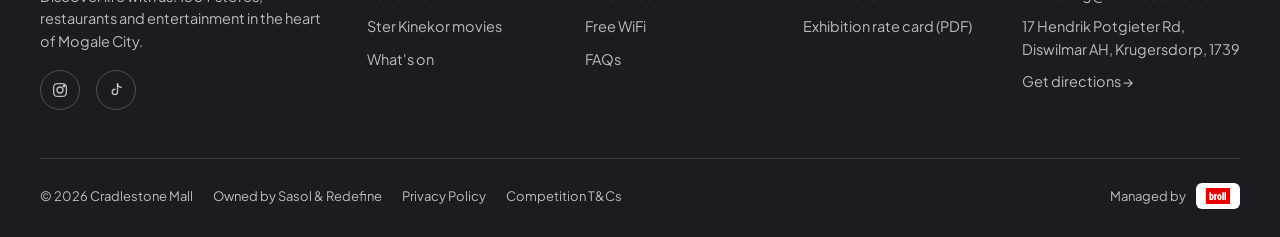
<file: stores.html>
<!doctype html>
<html lang="en-ZA">
<head>
<meta charset="utf-8">
<meta name="viewport" content="width=device-width, initial-scale=1, viewport-fit=cover">
<title>Store Directory | Cradlestone Mall, Krugersdorp</title>
<meta name="description" content="Find every store, restaurant and service at Cradlestone Mall in Mogale City, with shop numbers, levels, phone numbers and trading hours.">
<meta name="theme-color" content="#FFFFFF">
<link rel="icon" href="assets/brand/favicon.png">
<link rel="preconnect" href="https://fonts.googleapis.com">
<link rel="preconnect" href="https://fonts.gstatic.com" crossorigin>
<link href="https://fonts.googleapis.com/css2?family=Plus+Jakarta+Sans:wght@400;500;600;700&display=swap" rel="stylesheet">
<link rel="stylesheet" href="css/style.css">
<script>document.documentElement.classList.add("js");setTimeout(function(){document.documentElement.classList.add("ready")},1500)</script>
</head>
<body data-page="stores">

<main>
  <section class="wrap page-head">
    <h1 class="h-1">Every store, all in one place</h1>
    <p class="lead"><span data-total-count>150+</span> stores, restaurants and services over two levels. Search by name or browse by category.</p>
  </section>

  <div class="dir-bar">
    <div class="wrap">
      <div class="row hero-search" style="max-width:none;margin:0">
        <label class="search-field">
          <i data-i="search"></i>
          <input type="search" id="dirSearch" placeholder="Search stores…" autocomplete="off" aria-label="Search stores">
        </label>
        <div class="seg" id="levelSeg" role="group" aria-label="Filter by level"><button data-level="All" aria-pressed="true">All<span class="lbl-long">&nbsp;levels</span></button><button data-level="Upper level" aria-pressed="false">Upper</button><button data-level="Lower level" aria-pressed="false">Lower</button></div>
      </div>
      <div class="chips" id="chips" role="toolbar" aria-label="Filter by category"></div>
    </div>
  </div>

  <section class="wrap">
    <div class="dir-meta"><span id="dirCount"></span><a href="#" id="clearAll" class="link-arrow" style="display:none">Clear filters</a></div>
    <div class="dir-list" id="dirGrid"></div>
  </section>

  <section class="section">
    <div class="wrap">
      <div class="biz">
        <div class="biz-card lease">
          <h3 class="h-2">Want your store here?</h3>
          <p>Join 160 brands in the heart of Mogale City.</p>
          <div class="contact"><a class="btn btn-white" href="mailto:LSwanepoel@broll.com"><i data-i="mail"></i>Leasing enquiry</a></div>
        </div>
        <div class="biz-card expo">
          <h3 class="h-2">Can't find a store?</h3>
          <p>Call centre management and we'll point you in the right direction.</p>
          <div class="contact"><a class="btn btn-ink" href="tel:+27100201234"><i data-i="phone"></i>010 020 1234</a></div>
        </div>
      </div>
    </div>
  </section>
</main>

<!-- Store detail sheet -->
<div class="sheet" id="sheet" role="dialog" aria-modal="true" aria-labelledby="sheetTitle"></div>

<script src="js/data.js"></script>
<script src="js/main.js"></script>
<script>
(function () {
  const S = GA_STORES, I = GA_ICON, st = GA_STATUS();
  const $ = s => document.querySelector(s);
  const CATS = ['Fashion & Footwear', 'Food & Drink', 'Groceries & Department', 'Health & Beauty', 'Home & Décor', 'Tech & Cellular', 'Entertainment & Fitness', 'Sports & Outdoor', 'Jewellery & Accessories', 'Kids, Books & Pets', 'Gifts & Speciality', 'Banks & Services'];
  const params = new URLSearchParams(location.search);
  const state = { q: params.get('q') || '', cat: params.get('cat') || 'All', level: params.get('level') || 'All' };

  document.querySelectorAll('[data-total-count]').forEach(e => e.textContent = S.length);

  // chips
  const chipDefs = [['All', S.length], ...CATS.map(c => [c, S.filter(s => s.cat === c).length])];
  $('#chips').innerHTML = chipDefs.map(([c, n]) => `<button class="chip" data-cat="${c}" aria-pressed="false">${c}<span>${n}</span></button>`).join('');
  $('#chips').addEventListener('click', e => { const b = e.target.closest('.chip'); if (!b) return; state.cat = b.dataset.cat; render(); b.scrollIntoView({ inline: 'center', block: 'nearest', behavior: 'smooth' }); });

  const inp = $('#dirSearch'); inp.value = state.q;
  inp.addEventListener('input', () => { state.q = inp.value; render(); });
  $('#levelSeg').addEventListener('click', e => { const b = e.target.closest('button'); if (!b) return; state.level = b.dataset.level; render(); });
  $('#clearAll').addEventListener('click', e => { e.preventDefault(); state.q = ''; inp.value = ''; state.cat = 'All'; state.level = 'All'; render(); });

  const shopLabel = s => !s.shop ? 'Ask at info' : /kiosk/i.test(s.shop) ? 'Kiosk' : /^ent/i.test(s.shop) ? 'Entrance ' + s.shop.replace(/\D/g, '') + ', parking' : 'Shop ' + s.shop;
  const lvl = s => s.level === 'Upper level' ? 'Upper' : s.level === 'Lower level' ? 'Lower' : '';
  const logo = s => s.logo ? `<img src="${s.logo}" alt="${s.name}" loading="lazy">` : `<span class="no-logo">${s.name}</span>`;
  const norm = s => s.toLowerCase().normalize('NFD').replace(/[̀-ͯ]/g, '').replace(/[^a-z0-9 ]/g, '');
  const where = s => /^[ULF]\d/i.test(s.shop) ? s.shop : (s.shop || '');
  const card = s => `
    <button class="srow" data-id="${s.id}">
      ${s.logo ? `<span class="slogo"><img src="${s.logo}" alt="" loading="lazy"></span>` : `<span class="mono">${GA_INITIALS(s.name)}</span>`}
      <span><span class="n">${s.name}</span><small>${s.cat}</small></span>
      <span class="where"><b>${s.level ? s.level.replace(' level', '') : ''}</b>${/^[ULF]\d/i.test(s.shop) ? 'Shop ' + s.shop : ''}</span>
    </button>`;

  function render() {
    document.querySelectorAll('.chip').forEach(c => c.setAttribute('aria-pressed', c.dataset.cat === state.cat));
    document.querySelectorAll('#levelSeg button').forEach(b => b.setAttribute('aria-pressed', b.dataset.level === state.level));
    const q = norm(state.q.trim());
    let list = S.filter(s =>
      (state.cat === 'All' || s.cat === state.cat) &&
      (state.level === 'All' || s.level === state.level) &&
      (!q || norm(s.name).includes(q) || norm(s.cat).includes(q) || norm(s.shop).includes(q)));
    const filtered = state.cat !== 'All' || q || state.level !== 'All';
    $('#clearAll').style.display = filtered ? '' : 'none';
    $('#dirCount').innerHTML = `Showing <b>${list.length}</b> of ${S.length} stores`;
    if (!list.length) { $('#dirGrid').innerHTML = `<div class="no-results"><b>No stores found</b>Try a different name, category or level.</div>`; return; }
    let html = '', letter = '';
    list.forEach(s => {
      html += card(s);
    });
    $('#dirGrid').innerHTML = html;
    const u = new URL(location); ['q', 'cat', 'new', 'store'].forEach(k => u.searchParams.delete(k));
    if (state.q) u.searchParams.set('q', state.q); if (state.cat !== 'All') u.searchParams.set('cat', state.cat); if (state.level !== 'All') u.searchParams.set('level', state.level);
    history.replaceState(null, '', u);
  }

  // detail sheet
  const sheet = $('#sheet'), bd = $('#backdrop');
  function openStore(id) {
    const s = S.find(x => x.id == id); if (!s) return;
    sheet.innerHTML = `
      <div class="grab"></div>
      <button class="icon-btn close" data-close aria-label="Close">${I('x')}</button>
      ${s.logo ? `<div class="s-logo"><img src="${s.logo}" alt="${s.name}"></div>` : `<div class="s-logo mono-lg">${GA_INITIALS(s.name)}</div>`}
      <h3 id="sheetTitle">${s.name}</h3>
      <div class="s-sub">${s.cat} · ${/^[ULF]\d/i.test(s.shop) ? [s.level, 'Shop ' + s.shop].filter(Boolean).join(' · ') : (s.shop || s.level || 'Ask at Guest Relations')}</div>
      ${s.hours ? '' : `<div class="s-block"><span class="status">${st.html}</span></div>`}
      ${s.phones.length ? `<div class="s-block"><h4>Call</h4><div class="s-phones">${s.phones.map(p => `<a href="tel:${p.replace(/[^0-9]/g, '').replace(/^0/, '+27')}">${p}${I('phone')}</a>`).join('')}</div></div>` : ''}
      <div class="s-block"><h4>Trading hours</h4>
        ${s.hours ? `<table class="hours" style="margin-top:4px">${s.hours.split(/;\s*/).filter(Boolean).map(h => { const m = h.match(/^(.*?)\s((?:\d|Closed|closed).*)$/); return m ? `<tr><td>${m[1]}</td><td>${m[2]}</td></tr>` : `<tr><td colspan="2" style="text-align:left">${h}</td></tr>`; }).join('')}</table><p class="hours-note">This store trades different hours to the centre.</p>` : `<table class="hours" style="margin-top:4px">
          <tr class="${[1,2,3,4,5,6].includes(st.day) ? 'today' : ''}"><td>Mon – Sat</td><td>09:00 – 18:00</td></tr>
          <tr class="${st.day === 0 ? 'today' : ''}"><td>Sunday &amp; public holidays</td><td>09:00 – 17:00</td></tr>
        </table>`}
      </div>
      <div class="s-actions">
        <a class="btn btn-red" href="${GA_CENTRE.directions}" target="_blank" rel="noopener">${I('nav')}Directions</a>
        <button class="btn btn-line" data-share>Share</button>
      </div>`;
    sheet.classList.add('open'); bd.classList.add('open'); GA_LOCK(true);
    sheet.setAttribute('tabindex', '-1'); sheet.focus({ preventScroll: true });
    sheet.querySelector('[data-share]').addEventListener('click', async () => {
      const url = location.origin + location.pathname + '?store=' + s.id;
      try { if (navigator.share) await navigator.share({ title: s.name + ' at Cradlestone', url }); else { await navigator.clipboard.writeText(url); GA_TOAST('Link copied'); } } catch (e) {}
    });
  }
  function closeStore() { sheet.classList.remove('open'); bd.classList.remove('open'); GA_LOCK(false); }
  $('#dirGrid').addEventListener('click', e => { const c = e.target.closest('.srow'); if (c) openStore(c.dataset.id); });
  sheet.addEventListener('click', e => { if (e.target.closest('[data-close]')) closeStore(); });
  bd.addEventListener('click', closeStore);
  document.addEventListener('keydown', e => { if (e.key === 'Escape') closeStore(); });
  // swipe down to close (mobile)
  let y0 = null; sheet.addEventListener('touchstart', e => { if (sheet.scrollTop <= 0) y0 = e.touches[0].clientY; }, { passive: true });
  sheet.addEventListener('touchend', e => { if (y0 !== null && e.changedTouches[0].clientY - y0 > 80) closeStore(); y0 = null; });

  render();
  const act = document.querySelector('.chip[aria-pressed="true"]'); if (act && state.cat !== 'All') act.scrollIntoView({ inline: 'center', block: 'nearest' });
  if (params.get('store')) openStore(params.get('store'));
})();
</script>
</body>
</html>
</file>
<file: css/style.css>
/* ==========================================================================
   Cradlestone Mall — website mockup v1 (built on the Greenacres/Greenstone system)
   Light, clean, mobile-first. Brand: logo red + sage + charcoal.
   ========================================================================== */

:root {
  --bg: #FFFFFF;
  --surface: #FFFFFF;
  --ink: #1C1B22;
  --ink-2: #4A4953;
  --muted: #7C7C7C;
  --line: #ECE8E1;
  --red: #250C84;
  --red-dark: #1A0866;
  --sage: #FFBE3E;
  --sage-soft: #FFF4DA;
  --sage-deep: #250C84;
  --open: #2C7A4B;

  --r-lg: 18px;
  --r-md: 14px;
  --r-sm: 10px;
  --r-btn: 10px;

  --pad: clamp(16px, 4vw, 40px);
  --max: 1700px;
  --hdr: 64px;
  --shadow: 0 1px 2px rgba(27,26,25,.05), 0 6px 18px rgba(27,26,25,.06);
  --shadow-lg: 0 2px 6px rgba(27,26,25,.06), 0 20px 50px rgba(27,26,25,.12);

  --font: "Plus Jakarta Sans", system-ui, -apple-system, "Segoe UI", sans-serif;
  --ease: cubic-bezier(.2,.7,.2,1);
}
@media (min-width: 1024px) { :root { --hdr: 80px; } }

*, *::before, *::after { box-sizing: border-box; }
html { -webkit-text-size-adjust: 100%; scroll-behavior: smooth; scroll-padding-top: 90px; }
html, body { overflow-x: clip; }
body {
  margin: 0; background: var(--bg); color: var(--ink);
  font-family: var(--font); font-size: 16px; line-height: 1.55;
  -webkit-font-smoothing: antialiased; text-rendering: optimizeLegibility;
}
img { display: block; max-width: 100%; height: auto; }
a { color: inherit; text-decoration: none; }
button, input { font: inherit; color: inherit; }
button { cursor: pointer; background: none; border: 0; padding: 0; }
:focus-visible { outline: 2px solid var(--ink); outline-offset: 3px; border-radius: 4px; }
.sr-only { position: absolute; width: 1px; height: 1px; overflow: hidden; clip: rect(0 0 0 0); white-space: nowrap; }

.wrap { width: 100%; max-width: var(--max); margin: 0 auto; padding: 0 var(--pad); }
.section { padding: clamp(64px, 9vw, 120px) 0 0; }

/* Type ------------------------------------------------------------------- */
.h-display { font-size: clamp(40px, 6.6vw, 92px); line-height: .98; letter-spacing: -.045em; font-weight: 600; margin: 0; text-wrap: balance; }
.h-1 { font-size: clamp(30px, 4.6vw, 56px); line-height: 1.03; letter-spacing: -.035em; font-weight: 600; margin: 0; text-wrap: balance; }
.h-2 { font-size: clamp(24px, 2.8vw, 32px); line-height: 1.12; letter-spacing: -.025em; font-weight: 600; margin: 0; }
.h-3 { font-size: 18px; line-height: 1.3; letter-spacing: -.015em; font-weight: 600; margin: 0; }
.lead { font-size: clamp(16.5px, 1.5vw, 19px); color: var(--muted); max-width: 46ch; margin: 0; text-wrap: pretty; }
.muted { color: var(--muted); }
.red { color: var(--red); }

/* Buttons ---------------------------------------------------------------- */
.btn {
  display: inline-flex; align-items: center; justify-content: center; gap: 9px;
  height: 46px; padding: 0 20px; border-radius: var(--r-btn);
  font-weight: 600; font-size: 15px; white-space: nowrap; border: 1px solid transparent;
  transition: background .2s, color .2s, border-color .2s;
}
.btn svg { width: 17px; height: 17px; flex: none; }
.btn-red { background: var(--red); color: #fff; }
.btn-red:hover { background: var(--red-dark); }
.btn-ink { background: var(--ink); color: #fff; }
.btn-ink:hover { background: #000; }
.btn-line { background: transparent; border-color: rgba(27,26,25,.22); }
.btn-line:hover { border-color: var(--ink); }
.btn-white { background: #fff; color: var(--ink); }
.btn-white:hover { background: #F0EFEC; }
.btn-ghost-w { color: #fff; border-color: rgba(255,255,255,.35); }
.btn-ghost-w:hover { border-color: #fff; }
.link-arrow { display: inline-flex; align-items: center; gap: 6px; font-weight: 600; font-size: 15px; border-bottom: 1px solid currentColor; padding-bottom: 2px; }
.link-arrow svg { width: 15px; height: 15px; transition: transform .2s var(--ease); }
.link-arrow:hover svg { transform: translateX(3px); }

/* Open/closed status (plain text, no pill) ------------------------------- */
.status { font-size: 14px; color: var(--ink-2); white-space: nowrap; }
.status .st { font-weight: 700; }
.status .st.open { color: var(--open); }
.status .st.closed { color: var(--red); }

/* Announcement bar ------------------------------------------------------- */
.announce { background: var(--ink); color: rgba(255,255,255,.85); font-size: 13px; text-align: center; padding: 9px var(--pad); line-height: 1.35; }
.announce strong { color: #fff; font-weight: 600; }
.announce a { color: #fff; font-weight: 600; text-decoration: underline; text-underline-offset: 3px; text-decoration-color: rgba(255,255,255,.5); margin-left: 4px; }

/* Header ----------------------------------------------------------------- */
.header { position: sticky; top: 0; z-index: 50; background: var(--bg); border-bottom: 1px solid transparent; transition: border-color .2s; }
.header.scrolled { border-bottom-color: var(--line); }
.header-in { display: flex; align-items: center; gap: 24px; height: var(--hdr); }
.logo { display: block; flex: none; }
.logo img { height: 44px; width: auto; }
.nav { display: none; gap: 30px; margin: 0 auto; }
.nav a { font-size: 15px; font-weight: 500; color: var(--ink-2); padding: 6px 0; border-bottom: 1.5px solid transparent; transition: border-color .2s, color .2s; }
.nav a:hover { color: var(--ink); border-bottom-color: var(--ink); }
.nav a.active { color: var(--ink); border-bottom-color: var(--red); }
.header-actions { display: flex; align-items: center; gap: 6px; margin-left: auto; }
.header .status { display: none; margin-right: 14px; }
.icon-btn { width: 44px; height: 44px; border-radius: var(--r-btn); display: grid; place-items: center; transition: background .2s; }
.icon-btn:hover { background: rgba(27,26,25,.06); }
.icon-btn svg { width: 22px; height: 22px; }
@media (min-width: 1024px) {
  .nav { display: flex; }
  .menu-btn { display: none; }
  .header .status { display: inline; }
  .logo img { height: 50px; }
}

/* Menu + search overlays ------------------------------------------------- */
.sheet-backdrop { position: fixed; inset: 0; z-index: 90; background: rgba(27,26,25,.45); opacity: 0; pointer-events: none; transition: opacity .3s; }
.menu {
  position: fixed; inset: 0; z-index: 100; background: var(--bg);
  display: flex; flex-direction: column; padding: 0 var(--pad) calc(24px + env(safe-area-inset-bottom));
  opacity: 0; pointer-events: none; transition: opacity .25s; overflow-y: auto;
}
.menu.open { opacity: 1; pointer-events: auto; }
.menu-top { display: flex; align-items: center; justify-content: space-between; height: var(--hdr); flex: none; }
.menu-links { list-style: none; margin: 12px 0 0; padding: 0; }
.menu-links a { display: flex; align-items: center; justify-content: space-between; padding: 15px 0; border-bottom: 1px solid var(--line); font-size: 26px; font-weight: 600; letter-spacing: -.03em; }
.menu-links a svg { width: 20px; height: 20px; color: var(--muted); }
.menu-info { margin-top: 28px; font-size: 15px; display: grid; gap: 4px; }
.menu-info .status { font-size: 15px; }
.menu-actions { display: grid; grid-template-columns: 1fr 1fr; gap: 10px; margin-top: 20px; }
html.locked { overflow: hidden; }

/* Mobile bottom bar (docked) --------------------------------------------- */
.tabbar {
  position: fixed; left: 0; right: 0; bottom: 0; z-index: 40;
  display: grid; grid-template-columns: repeat(4, 1fr);
  background: var(--surface); border-top: 1px solid var(--line);
  padding: 4px 4px calc(4px + env(safe-area-inset-bottom));
  transition: transform .3s var(--ease);
}
.tabbar.hide { transform: translateY(105%); }
.tabbar a { display: flex; flex-direction: column; align-items: center; gap: 2px; padding: 7px 4px; font-size: 11px; font-weight: 600; color: var(--muted); }
.tabbar a svg { width: 22px; height: 22px; }
.tabbar a.active { color: var(--red); }
@media (min-width: 1024px) { .tabbar { display: none; } }
@media (max-width: 1023px) { body { padding-bottom: 64px; } }

/* Hero (image-led, text on image) ---------------------------------------- */
.hero { padding-top: 4px; }
.hero-media {
  position: relative; border-radius: var(--r-lg); overflow: hidden; background: #4a4743; color: #fff;
  height: calc(100svh - var(--hdr) - 168px); min-height: 420px; max-height: 900px;
  display: flex; flex-direction: column; justify-content: flex-end;
}
.hero-media > picture, .hero-media > picture img { position: absolute; inset: 0; width: 100%; height: 100%; }
.hero-media > picture img { object-fit: cover; object-position: 50% 40%; }
.hero-media::after { content: ""; position: absolute; inset: 0; background: linear-gradient(180deg, rgba(0,0,0,0) 30%, rgba(0,0,0,.25) 55%, rgba(0,0,0,.68)); pointer-events: none; }
.hero-copy { position: relative; z-index: 2; padding: 24px 18px 18px; display: grid; gap: 16px; }
.hero-copy .h-display { font-size: clamp(34px, 9.8vw, 56px); }
.hero-copy .lead { color: rgba(255,255,255,.88); }
.hero-search { position: relative; width: 100%; max-width: 520px; }
@media (min-width: 1024px) {
  /* desktop: leave room for announce bar (~36px) + info row (~80px) so the info row is always above the fold */
  .hero-media { height: calc(100svh - var(--hdr) - 128px); min-height: 440px; justify-content: center; }
  .hero-media::after { background: linear-gradient(180deg, rgba(0,0,0,.18), rgba(0,0,0,.42) 50%, rgba(0,0,0,.5)); }
  .hero-copy { padding: 48px; justify-items: center; text-align: center; gap: 22px; }
  .hero-copy .h-display { font-size: clamp(56px, 5.4vw, 96px); max-width: 13ch; }
  .hero-copy .side { display: grid; gap: 26px; justify-items: center; width: 100%; }
  .hero-copy .lead { text-align: center; }
  .hero-search { max-width: 580px; }
  .hero .results { top: calc(100% + 6px); bottom: auto; }
}

.search-field {
  display: flex; align-items: center; gap: 10px; height: 56px; padding: 0 6px 0 18px;
  background: var(--surface); color: var(--ink); border-radius: 12px; border: 1px solid var(--line);
  transition: border-color .2s;
}
.search-field:focus-within { border-color: var(--ink); }
.search-field > svg { width: 20px; height: 20px; color: var(--muted); flex: none; }
.search-field input { flex: 1; min-width: 0; width: 100%; border: 0; outline: 0; background: none; font-size: 16px; height: 100%; }
.search-field input::placeholder { color: #8E8C86; }
.search-field .btn { height: 44px; padding: 0 18px; }
.results {
  position: absolute; top: calc(100% + 6px); left: 0; right: 0; z-index: 20; color: var(--ink);
  background: var(--surface); border-radius: var(--r-md); box-shadow: var(--shadow-lg); padding: 6px;
  text-align: left; max-height: 360px; overflow-y: auto; display: none;
}
.hero .results { top: auto; bottom: calc(100% + 6px); }
@media (min-width: 1024px) { .hero .results { top: calc(100% + 6px); bottom: auto; } }
.results.show { display: block; }
.result { display: flex; align-items: center; gap: 14px; padding: 8px; border-radius: 10px; }
.result:hover, .result.hl { background: var(--bg); }
.result .lg { width: 56px; height: 36px; border-radius: 6px; background: #fff; border: 1px solid var(--line); display: grid; place-items: center; overflow: hidden; flex: none; }
.result .lg img { width: 100%; height: 100%; object-fit: contain; }
.result b { display: block; font-size: 15px; font-weight: 600; }
.result small { color: var(--muted); font-size: 13px; }
.result .shop { margin-left: auto; font-size: 13px; color: var(--muted); white-space: nowrap; }
.results .empty { padding: 14px; color: var(--muted); font-size: 14.5px; }
.results .all { justify-content: center; font-weight: 600; font-size: 14px; }

/* Quick info row (typographic) ------------------------------------------- */
.info-row { display: grid; grid-template-columns: 1fr 1fr; border-bottom: 1px solid var(--line); }
.info-row > a { padding: 18px 4px 18px 0; display: grid; gap: 2px; border-top: 1px solid var(--line); }
.info-row > a:nth-child(odd) { padding-right: 12px; }
.info-row small { font-size: 12.5px; color: var(--muted); }
.info-row b { font-size: 15px; font-weight: 600; line-height: 1.3; }
.info-row > a:hover b { text-decoration: underline; text-underline-offset: 3px; }
@media (min-width: 1024px) {
  .info-row { grid-template-columns: repeat(4, 1fr); border-bottom: 0; }
  .info-row > a { padding: 22px 24px; border-top: 0; border-left: 1px solid var(--line); }
  .info-row > a:first-child { border-left: 0; padding-left: 0; }
}

/* Section heads ---------------------------------------------------------- */
.sec-head { display: flex; align-items: flex-end; justify-content: space-between; gap: 20px; margin-bottom: clamp(24px, 3.5vw, 40px); }
.sec-head .link-arrow { flex: none; margin-bottom: 8px; }
.sec-head p { margin: 12px 0 0; }

/* Intent tiles ----------------------------------------------------------- */
.tiles { display: grid; grid-template-columns: 1fr 1fr; gap: 12px; }
.tile { display: flex; flex-direction: column; gap: 12px; min-width: 0; }
.tile .img { aspect-ratio: 4 / 4.6; border-radius: var(--r-md); overflow: hidden; background: var(--sage-soft); }
.tile .img img { width: 100%; height: 100%; object-fit: cover; transition: transform .7s var(--ease); }
.tile:hover .img img { transform: scale(1.035); }
.tile .body { display: flex; align-items: baseline; justify-content: space-between; gap: 8px; }
.tile .count { font-size: 13px; color: var(--muted); white-space: nowrap; }
.tile:hover .h-3 { text-decoration: underline; text-underline-offset: 4px; text-decoration-thickness: 1.5px; }
@media (min-width: 768px) { .tiles { grid-template-columns: repeat(4, 1fr); gap: 20px; } }

/* What's on carousel ----------------------------------------------------- */
.rail {
  display: grid; grid-auto-flow: column; grid-auto-columns: 80%; gap: 14px;
  overflow-x: auto; scroll-snap-type: x mandatory; scrollbar-width: none;
  margin: 0 calc(var(--pad) * -1); padding: 0 var(--pad) 4px; scroll-padding: 0 var(--pad);
}
.rail::-webkit-scrollbar { display: none; }
.rail > * { scroll-snap-align: start; min-width: 0; }
@media (min-width: 640px) { .rail { grid-auto-columns: 46%; gap: 20px; } }
@media (min-width: 1024px) { .rail { margin: 0; padding: 0; scroll-padding: 0; grid-auto-columns: calc((100% - 48px) / 3); gap: 24px; } }
.rail-nav { display: none; gap: 6px; }
.rail-nav .icon-btn { border: 1px solid var(--line); }
@media (min-width: 1024px) { .rail-nav { display: flex; } }

.event { display: flex; flex-direction: column; gap: 14px; }
.event .img { aspect-ratio: 4 / 3; border-radius: var(--r-md); overflow: hidden; background: var(--sage-soft); }
.event .img img { width: 100%; height: 100%; object-fit: cover; transition: transform .7s var(--ease); }
.event:hover .img img { transform: scale(1.035); }
.event .kicker { font-size: 13px; color: var(--muted); }
.event .kicker b { color: var(--red); font-weight: 600; }
.event .h-3 { margin-top: -6px; }
.event:hover .h-3 { text-decoration: underline; text-underline-offset: 4px; text-decoration-thickness: 1.5px; }
.event p { margin: -6px 0 0; color: var(--muted); font-size: 14.5px; }

/* Brand marquee (two rows) ----------------------------------------------- */
.brands { overflow: hidden; position: relative; display: grid; gap: 14px; border-radius: var(--r-md); }
.brands { -webkit-mask-image: linear-gradient(90deg, transparent, #000 6%, #000 94%, transparent); mask-image: linear-gradient(90deg, transparent, #000 6%, #000 94%, transparent); }
.brands-track { display: flex; align-items: center; gap: 14px; width: max-content; animation: marquee 70s linear infinite; }
.brands-track.rev { animation-direction: reverse; animation-duration: 80s; }
.brands:hover .brands-track { animation-play-state: paused; }
.brands-track a { display: grid; place-items: center; width: clamp(150px, 13vw, 250px); aspect-ratio: 16 / 9; background: var(--surface); border-radius: var(--r-sm); }
.brands-track img { width: 100%; height: 100%; object-fit: contain; }
@keyframes marquee { to { transform: translateX(-50%); } }
@media (prefers-reduced-motion: reduce) { .brands-track { animation: none; } }

/* Store cards ------------------------------------------------------------ */
.store-grid { display: grid; grid-template-columns: 1fr 1fr; gap: 12px; }
@media (min-width: 768px) { .store-grid { grid-template-columns: repeat(3, 1fr); gap: 16px; } }
@media (min-width: 1100px) { .store-grid { grid-template-columns: repeat(4, 1fr); gap: 20px; } }
.store { min-width: 0; display: flex; flex-direction: column; gap: 12px; text-align: left; width: 100%; }
.store .logo-tile { aspect-ratio: 16 / 10; border-radius: var(--r-md); background: var(--surface); display: grid; place-items: center; overflow: hidden; transition: box-shadow .25s; }
.store:hover .logo-tile { box-shadow: var(--shadow); }
.store .logo-tile img { width: 100%; height: 100%; object-fit: contain; }
.store .meta { display: grid; gap: 2px; padding: 0 2px; }
.store .meta b { font-size: 15.5px; font-weight: 600; letter-spacing: -.01em; line-height: 1.25; }
.store:hover .meta b { text-decoration: underline; text-underline-offset: 3px; }
.store .meta small { font-size: 13px; color: var(--muted); }
.store .meta .new { color: var(--red); font-weight: 600; }

/* Story + stats ---------------------------------------------------------- */
.story { display: grid; gap: 28px; align-items: center; }
.story-media { border-radius: var(--r-lg); overflow: hidden; aspect-ratio: 4 / 3; }
.story-media img { width: 100%; height: 100%; object-fit: cover; }
.story-copy { display: flex; flex-direction: column; gap: 18px; }
.story-copy p { margin: 0; color: var(--ink-2); font-size: 16.5px; max-width: 52ch; }
@media (min-width: 1024px) { .story { grid-template-columns: 1.05fr 1fr; gap: 80px; } .story-media { aspect-ratio: 5 / 4; } }
.stats { display: grid; grid-template-columns: 1fr 1fr; margin-top: 48px; border-top: 1px solid var(--line); }
.stat { padding: 22px 12px 4px 0; }
.stat .n { font-size: clamp(32px, 4.4vw, 52px); font-weight: 600; letter-spacing: -.04em; line-height: 1; }
.stat .l { margin-top: 8px; color: var(--muted); font-size: 14px; }
@media (min-width: 1024px) { .stats { grid-template-columns: repeat(4, 1fr); } .stat { padding: 28px 24px 0 0; } }

/* Visit ------------------------------------------------------------------ */
.visit { display: grid; gap: 14px; }
.visit-hero { position: relative; border-radius: var(--r-lg); overflow: hidden; min-height: 440px; color: #fff; display: flex; flex-direction: column; justify-content: flex-end; padding: clamp(24px, 4vw, 44px); }
.visit-hero > img { position: absolute; inset: 0; width: 100%; height: 100%; object-fit: cover; }
.visit-hero::before { content: ""; position: absolute; inset: 0; background: linear-gradient(180deg, rgba(0,0,0,0) 25%, rgba(0,0,0,.72)); z-index: 1; }
.visit-hero > *:not(img) { position: relative; z-index: 2; }
.visit-hero p { margin: 14px 0 22px; max-width: 40ch; color: rgba(255,255,255,.88); }
.visit-hero .btns { display: flex; flex-wrap: wrap; gap: 10px; }
.visit-card { background: var(--surface); border-radius: var(--r-lg); padding: clamp(22px, 3vw, 36px); }
.hours { width: 100%; border-collapse: collapse; margin-top: 14px; }
.hours td { padding: 12px 0; border-bottom: 1px solid var(--line); font-size: 15px; }
.hours td:last-child { text-align: right; font-variant-numeric: tabular-nums; }
.hours tr.today td { font-weight: 700; }
.hours tr.today td:first-child::after { content: " (today)"; font-weight: 500; color: var(--muted); }
.hours-note { font-size: 13px; color: var(--muted); margin: 14px 0 0; }
.addr { margin-top: 22px; padding-top: 18px; border-top: 1px solid var(--line); font-size: 15px; }
.addr b { display: block; }
.addr span { color: var(--muted); font-size: 14px; }
.map { border-radius: var(--r-lg); overflow: hidden; background: #e9e7e2; min-height: 300px; position: relative; }
.map iframe { position: absolute; inset: 0; width: 100%; height: 100%; border: 0; filter: grayscale(.35); }
@media (min-width: 1024px) { .visit { grid-template-columns: 1.15fr 1fr; gap: 20px; } .visit-hero { grid-row: span 2; min-height: 640px; } }

.amenities { display: grid; grid-template-columns: 1fr 1fr; margin-top: 40px; border-top: 1px solid var(--line); }
.amenity { display: flex; align-items: center; gap: 12px; padding: 16px 8px 16px 0; border-bottom: 1px solid var(--line); font-size: 14.5px; font-weight: 500; line-height: 1.3; }
.amenity svg { width: 20px; height: 20px; color: var(--sage-deep); flex: none; }
@media (min-width: 768px) { .amenities { grid-template-columns: repeat(3, 1fr); column-gap: 24px; } }
@media (min-width: 1100px) { .amenities { grid-template-columns: repeat(5, 1fr); } }

/* Business --------------------------------------------------------------- */
.biz { display: grid; gap: 14px; }
.biz-card { border-radius: var(--r-lg); padding: clamp(24px, 3.5vw, 44px); display: flex; flex-direction: column; gap: 14px; min-height: 280px; min-width: 0; }
.biz-card p { margin: 0; max-width: 44ch; }
.biz-card .contact { margin-top: auto; display: flex; flex-wrap: wrap; gap: 10px; padding-top: 12px; }
.biz-card.lease { background: var(--ink); color: #fff; }
.biz-card.lease p { color: rgba(255,255,255,.72); }
.biz-card.expo { background: var(--sage-soft); }
.biz-card.expo p { color: var(--ink-2); }
@media (min-width: 900px) { .biz { grid-template-columns: 1fr 1fr; gap: 20px; } }

/* FAQ -------------------------------------------------------------------- */
.faq-wrap { display: grid; gap: 28px; }
@media (min-width: 1024px) { .faq-wrap { grid-template-columns: 1fr 1.4fr; gap: 80px; } }
.faq { border-top: 1px solid var(--line); }
.faq details { border-bottom: 1px solid var(--line); }
.faq summary { list-style: none; cursor: pointer; display: flex; align-items: center; justify-content: space-between; gap: 16px; padding: 22px 0; font-weight: 600; font-size: 17px; letter-spacing: -.01em; }
.faq summary::-webkit-details-marker { display: none; }
.faq summary svg { width: 20px; height: 20px; flex: none; transition: transform .3s var(--ease); }
.faq details[open] summary svg { transform: rotate(45deg); }
.faq details p { margin: -6px 0 0; padding: 0 0 22px; color: var(--muted); font-size: 15.5px; max-width: 62ch; }

/* Footer (incl. newsletter) ---------------------------------------------- */
.footer { background: var(--ink); color: rgba(255,255,255,.7); margin-top: clamp(72px, 10vw, 128px); padding: clamp(48px, 7vw, 80px) 0 28px; font-size: 14.5px; }
.footer a:hover { color: #fff; }
.f-news { display: grid; gap: 20px; padding-bottom: clamp(40px, 6vw, 64px); margin-bottom: clamp(40px, 6vw, 64px); border-bottom: 1px solid rgba(255,255,255,.12); }
.f-news h2 { color: #fff; }
.f-news p { margin: 10px 0 0; max-width: 44ch; }
.f-news form { display: flex; gap: 8px; align-self: end; }
.f-news input { flex: 1; min-width: 0; height: 50px; border-radius: var(--r-btn); border: 1px solid rgba(255,255,255,.25); background: transparent; color: #fff; padding: 0 16px; font-size: 16px; outline: 0; }
.f-news input::placeholder { color: rgba(255,255,255,.5); }
.f-news input:focus { border-color: #fff; }
.f-news .btn { height: 50px; }
@media (min-width: 1024px) { .f-news { grid-template-columns: 1fr 1fr; gap: 64px; align-items: end; } }
@media (max-width: 420px) { .f-news form { flex-direction: column; } }
.f-grid { display: grid; gap: 36px; grid-template-columns: 1fr 1fr; }
.f-brand { grid-column: 1 / -1; display: flex; flex-direction: column; gap: 18px; }
.f-brand img { height: 60px; width: auto; align-self: flex-start; }
.f-brand p { margin: 0; max-width: 34ch; }
.f-col h4 { color: #fff; font-size: 14px; margin: 0 0 14px; font-weight: 600; }
.f-col ul { list-style: none; padding: 0; margin: 0; display: flex; flex-direction: column; gap: 10px; }
.socials { display: flex; gap: 16px; }
.socials a { display: inline-flex; align-items: center; gap: 8px; }
.socials svg { width: 18px; height: 18px; }
.f-bottom { margin-top: 48px; padding-top: 24px; border-top: 1px solid rgba(255,255,255,.12); display: flex; flex-wrap: wrap; gap: 18px 28px; align-items: center; justify-content: space-between; font-size: 13px; }
.f-bottom .legal { display: flex; flex-wrap: wrap; gap: 8px 20px; }
.f-bottom .gp img { height: 34px; width: auto; opacity: .9; }
@media (min-width: 900px) { .f-grid { grid-template-columns: 1.6fr 1fr 1fr 1fr 1.2fr; } .f-brand { grid-column: auto; } }

/* Directory page --------------------------------------------------------- */
.page-head { padding-top: clamp(28px, 5vw, 64px); display: flex; flex-direction: column; gap: 14px; }
.dir-bar { position: sticky; top: var(--hdr); z-index: 30; background: var(--bg); padding: 14px 0 12px; margin-top: 24px; border-bottom: 1px solid var(--line); }
.dir-bar .row { display: flex; gap: 10px; align-items: center; }
.dir-bar .search-field { flex: 1; min-width: 0; height: 50px; }
.toggle-open { display: inline-flex; align-items: center; gap: 10px; height: 50px; padding: 0 14px; border-radius: 12px; border: 1px solid var(--line); background: var(--surface); font-size: 14px; font-weight: 600; white-space: nowrap; }
.toggle-open .sw { width: 30px; height: 18px; border-radius: 10px; background: #D3D0C9; position: relative; transition: background .2s; }
.toggle-open .sw::after { content: ""; position: absolute; top: 2px; left: 2px; width: 14px; height: 14px; border-radius: 50%; background: #fff; transition: transform .2s var(--ease); }
.toggle-open[aria-pressed="true"] .sw { background: var(--open); }
.toggle-open[aria-pressed="true"] .sw::after { transform: translateX(12px); }
.toggle-open .lbl-short { display: none; }
@media (max-width: 520px) { .toggle-open .lbl-long { display: none; } .toggle-open .lbl-short { display: inline; } }
.chips { display: flex; gap: 6px; overflow-x: auto; scrollbar-width: none; margin: 12px calc(var(--pad) * -1) 0; padding: 0 48px 0 var(--pad); -webkit-mask-image: linear-gradient(90deg, #000 85%, transparent); mask-image: linear-gradient(90deg, #000 85%, transparent); }
.chips::-webkit-scrollbar { display: none; }
.chip { flex: none; height: 36px; padding: 0 14px; border-radius: 8px; font-size: 14px; font-weight: 500; color: var(--ink-2); display: inline-flex; align-items: center; gap: 6px; transition: background .2s, color .2s; }
.chip span { font-size: 12.5px; color: var(--muted); }
.chip:hover { background: rgba(27,26,25,.06); }
.chip[aria-pressed="true"] { background: var(--ink); color: #fff; }
.chip[aria-pressed="true"] span { color: rgba(255,255,255,.65); }
.dir-meta { display: flex; justify-content: space-between; align-items: center; margin: 24px 0 18px; font-size: 14px; color: var(--muted); }
.dir-meta b { color: var(--ink); }
.dir-meta .link-arrow { font-size: 14px; }
.no-results { grid-column: 1 / -1; text-align: center; padding: 64px 16px; color: var(--muted); }
.no-results b { display: block; font-size: 20px; color: var(--ink); margin-bottom: 6px; }

/* Store detail sheet ----------------------------------------------------- */
.sheet { position: fixed; z-index: 100; left: 0; right: 0; bottom: 0; max-height: 92vh; overflow-y: auto; background: var(--surface); border-radius: 18px 18px 0 0; padding: 10px 20px calc(24px + env(safe-area-inset-bottom)); transform: translateY(105%); transition: transform .4s var(--ease); outline: 0; }
.sheet.open { transform: none; }
.sheet-backdrop.open { opacity: 1; pointer-events: auto; }
.sheet .grab { width: 40px; height: 4px; border-radius: 3px; background: var(--line); margin: 0 auto 14px; }
.sheet .close { position: absolute; top: 12px; right: 12px; }
.sheet .s-logo { aspect-ratio: 16 / 8; border-radius: var(--r-md); background: var(--bg); display: grid; place-items: center; overflow: hidden; }
.sheet .s-logo img { height: 100%; width: auto; max-width: 100%; object-fit: contain; border-radius: 10px; }
.sheet h3 { font-size: 28px; letter-spacing: -.03em; font-weight: 600; margin: 20px 0 4px; }
.sheet .s-sub { color: var(--muted); font-size: 15px; }
.sheet .s-block { margin-top: 22px; }
.sheet .s-block h4 { margin: 0 0 4px; font-size: 14px; font-weight: 600; }
.sheet .s-phones a { display: flex; align-items: center; justify-content: space-between; padding: 13px 0; border-bottom: 1px solid var(--line); font-weight: 600; font-variant-numeric: tabular-nums; }
.sheet .s-phones a svg { width: 18px; height: 18px; color: var(--muted); }
.sheet .s-actions { display: grid; grid-template-columns: 1fr 1fr; gap: 10px; margin-top: 24px; }
@media (min-width: 768px) {
  .sheet { left: 50%; right: auto; bottom: auto; top: 50%; width: 500px; border-radius: 18px; padding: 28px; transform: translate(-50%, -48%); opacity: 0; pointer-events: none; transition: transform .3s var(--ease), opacity .2s; }
  .sheet.open { transform: translate(-50%, -50%); opacity: 1; pointer-events: auto; }
  .sheet .grab { display: none; }
}

/* Toast ------------------------------------------------------------------ */
.toast { position: fixed; left: 50%; bottom: 84px; z-index: 120; transform: translate(-50%, 16px); opacity: 0; background: var(--ink); color: #fff; padding: 12px 18px; border-radius: 10px; font-size: 14px; font-weight: 500; transition: all .3s var(--ease); pointer-events: none; white-space: nowrap; }
.toast.show { transform: translate(-50%, 0); opacity: 1; }
@media (min-width: 1024px) { .toast { bottom: 32px; } }

/* Reveal ----------------------------------------------------------------- */
.reveal { opacity: 0; transform: translateY(14px); transition: opacity .7s var(--ease), transform .7s var(--ease); }
.reveal.in { opacity: 1; transform: none; }
@media (prefers-reduced-motion: reduce) { .reveal { opacity: 1; transform: none; transition: none; } html { scroll-behavior: auto; } }

.announce .short { display: none; }
@media (max-width: 640px) { .announce .long { display: none; } .announce .short { display: inline; } }
@media (max-width: 380px) { .hero-copy .lead { display: none; } }

/* Fixed backdrop: soft sage washes + fine grain. Pseudo-elements so it also stays fixed on iOS. */
html { background: var(--bg); }
body { background: transparent; }
body::before {
  content: ""; position: fixed; inset: 0; z-index: -2; pointer-events: none;
  background:
    radial-gradient(60% 55% at 8% 12%, rgba(166,134,97,.20), rgba(166,134,97,0) 70%),
    radial-gradient(55% 60% at 96% 58%, rgba(174,65,90,.07), rgba(174,65,90,0) 70%),
    radial-gradient(45% 45% at 40% 105%, rgba(166,134,97,.16), rgba(166,134,97,0) 70%),
    radial-gradient(40% 35% at 72% 8%, rgba(255,255,255,.75), rgba(255,255,255,0) 70%),
    var(--bg);
}
body::after {
  content: ""; position: fixed; inset: 0; z-index: -1; pointer-events: none; opacity: .5; mix-blend-mode: multiply;
  background-image: url("data:image/svg+xml,%3Csvg xmlns='http://www.w3.org/2000/svg' width='220' height='220'%3E%3Cfilter id='n'%3E%3CfeTurbulence type='fractalNoise' baseFrequency='.85' numOctaves='2' stitchTiles='stitch'/%3E%3CfeColorMatrix values='0 0 0 0 .35  0 0 0 0 .4  0 0 0 0 .37  0 0 0 .09 0'/%3E%3C/filter%3E%3Crect width='100%25' height='100%25' filter='url(%23n)'/%3E%3C/svg%3E");
}
/* Carousel: round the outer clip so part-scrolled cards never show square corners */
.rail { clip-path: inset(0 round var(--r-md)); }
@media (max-width: 1023px) { .rail { clip-path: inset(0 var(--pad) 0 var(--pad) round var(--r-md)); margin: 0 calc(var(--pad) * -1); } }
/* Frosted header + directory bar so they blend with the backdrop */
.header, .dir-bar { background: rgba(255,255,255,.86); -webkit-backdrop-filter: saturate(1.3) blur(16px); backdrop-filter: saturate(1.3) blur(16px); }

/* ===================== Header v3 ===================== */
.header { z-index: 60; transition: border-color .25s, background .25s; }
.header-in { transition: height .3s var(--ease); }
.logo img { transition: height .3s var(--ease); }
.header.menu-open { background: var(--bg); border-bottom-color: var(--line); }
.nav { gap: 6px; }
.nav a { position: relative; padding: 10px 14px; border: 0; border-radius: 8px; color: var(--ink-2); }
.nav a::after { content: ""; position: absolute; left: 14px; right: 14px; bottom: 5px; height: 1.5px; background: currentColor; transform: scaleX(0); transform-origin: left; transition: transform .3s var(--ease); }
.nav a:hover { color: var(--ink); border: 0; }
.nav a:hover::after { transform: scaleX(1); }
.nav a.active { color: var(--ink); }
.nav a.active::after { transform: scaleX(1); background: var(--red); }
.hdr-cta { display: none; height: 42px; padding: 0 18px; font-size: 14px; margin-left: 6px; }
.header .status { padding-right: 16px; margin-right: 6px; border-right: 1px solid var(--line); }
@media (min-width: 1024px) {
  .hdr-cta { display: inline-flex; }
  .header.scrolled .header-in { height: 66px; }
  .header.scrolled .logo img { height: 42px; }
}

/* Burger -> X */
.burger { width: 44px; height: 44px; border-radius: var(--r-btn); display: grid; place-content: center; gap: 6px; margin-right: -8px; }
.burger span { display: block; width: 22px; height: 1.8px; background: var(--ink); border-radius: 2px; transition: transform .35s var(--ease), width .35s var(--ease); }
.burger span:last-child { width: 14px; margin-left: 8px; }
.burger[aria-expanded="true"] span:first-child { transform: translateY(3.9px) rotate(45deg); }
.burger[aria-expanded="true"] span:last-child { width: 22px; margin-left: 0; transform: translateY(-3.9px) rotate(-45deg); }
@media (min-width: 1024px) { .burger { display: none; } }

/* Drop-down mobile menu */
.mnav {
  position: fixed; left: 0; right: 0; bottom: 0; top: var(--mtop, 64px); z-index: 55;
  background: var(--bg); overflow-y: auto; overscroll-behavior: contain;
  clip-path: inset(0 0 100% 0); visibility: hidden;
  transition: clip-path .45s var(--ease), visibility 0s linear .45s;
}
.mnav.open { clip-path: inset(0 0 0 0); visibility: visible; transition: clip-path .5s var(--ease), visibility 0s; }
.mnav-in { padding-top: 8px; padding-bottom: calc(96px + env(safe-area-inset-bottom)); }
.mnav-links a, .mnav-card, .mnav-actions, .mnav-social { opacity: 0; transform: translateY(14px); transition: opacity .3s, transform .3s var(--ease); }
.mnav.open .mnav-links a, .mnav.open .mnav-card, .mnav.open .mnav-actions, .mnav.open .mnav-social {
  opacity: 1; transform: none; transition: opacity .5s var(--ease), transform .6s var(--ease); transition-delay: calc(120ms + var(--i) * 45ms);
}
.mnav-links a { display: grid; grid-template-columns: 1fr auto; align-items: center; column-gap: 12px; padding: 14px 0; border-bottom: 1px solid var(--line); }
.mnav-links .t { font-size: 28px; font-weight: 600; letter-spacing: -.03em; line-height: 1.1; }
.mnav-links .d { grid-row: 2; font-size: 13.5px; color: var(--muted); margin-top: 3px; }
.mnav-links svg { grid-row: 1 / span 2; grid-column: 2; width: 20px; height: 20px; color: var(--muted); transition: transform .25s var(--ease), color .25s; }
.mnav-links a:active svg, .mnav-links a:hover svg { transform: translateX(4px); color: var(--ink); }
.mnav-card { display: flex; align-items: center; gap: 14px; margin-top: 22px; background: var(--surface); border-radius: var(--r-md); padding: 10px; }
.mnav-card img { width: 72px; height: 72px; border-radius: 10px; object-fit: cover; flex: none; }
.mnav-card .status { display: block; font-size: 15px; }
.mnav-card small { display: block; color: var(--muted); font-size: 13.5px; margin-top: 2px; }
.mnav-actions { display: grid; grid-template-columns: 1fr 1fr; gap: 10px; margin-top: 12px; }
.mnav-social { display: flex; gap: 22px; margin-top: 22px; font-size: 14.5px; font-weight: 500; color: var(--ink-2); }
.mnav-social a { display: inline-flex; align-items: center; gap: 8px; }
.mnav-social svg { width: 18px; height: 18px; }
@media (min-width: 1024px) { .mnav { display: none; } }

/* ===================== Page transitions ===================== */
html.js main, html.js .footer { opacity: 0; transform: translateY(10px); transition: opacity .5s var(--ease), transform .6s var(--ease); }
html.js.ready main, html.js.ready .footer { opacity: 1; transform: none; }
html.js.leaving main, html.js.leaving .footer { opacity: 0; transform: translateY(-6px); transition: opacity .22s ease-in, transform .22s ease-in; }
@media (prefers-reduced-motion: reduce) { html.js main, html.js .footer { opacity: 1 !important; transform: none !important; transition: none !important; } }

/* ===================== Greenstone overrides ===================== */
.logo img { height: 34px; }
@media (min-width: 1024px) { .logo img { height: 40px; } .header.scrolled .logo img { height: 34px; } }
.f-brand .f-logo { height: 46px; filter: brightness(0) invert(1); }
.socials a { width: 40px; height: 40px; border-radius: 50%; border: 1px solid rgba(255,255,255,.22); justify-content: center; }
.socials a:hover { background: #fff; color: var(--ink); }
.f-bottom .gp { display: inline-flex; align-items: center; gap: 10px; }
.f-bottom .gp img { height: 26px; background: #fff; padding: 5px 9px; border-radius: 6px; opacity: 1; }
/* Full-colour square logos */
.store .logo-tile { aspect-ratio: 1 / 1; border: 1px solid var(--line); }
.brands-track a { width: clamp(104px, 9vw, 148px); aspect-ratio: 1 / 1; overflow: hidden; border: 1px solid var(--line); }
.result .lg { width: 40px; height: 40px; }
.sheet .s-logo { aspect-ratio: auto; height: 150px; background: var(--surface); border: 1px solid var(--line); padding: 0; }
.no-logo { display: grid; place-items: center; width: 100%; height: 100%; font-weight: 700; font-size: 15px; letter-spacing: -.01em; color: var(--ink-2); background: var(--sage-soft); text-align: center; padding: 8px; }
@media (min-width: 1100px) { .dir-grid { grid-template-columns: repeat(5, 1fr); } }
@media (min-width: 1500px) { .dir-grid { grid-template-columns: repeat(6, 1fr); } }
/* Entertainment */
.play-grid { display: grid; grid-template-columns: 1fr; gap: 12px; }
@media (min-width: 640px) { .play-grid { grid-template-columns: 1fr 1fr; } }
@media (min-width: 1100px) { .play-grid { grid-template-columns: repeat(3, 1fr); gap: 20px; } }
.play { display: flex; gap: 16px; align-items: center; background: var(--surface); border-radius: var(--r-md); padding: 12px; transition: box-shadow .25s; min-width: 0; }
.play:hover { box-shadow: var(--shadow); }
.play .logo-tile { width: 96px; height: 96px; flex: none; border-radius: 10px; overflow: hidden; border: 1px solid var(--line); display: grid; place-items: center; background: #fff; }
.play .logo-tile img { width: 100%; height: 100%; object-fit: contain; }
.play b { display: block; font-size: 17px; letter-spacing: -.015em; }
.play p { margin: 2px 0 6px; color: var(--ink-2); font-size: 14.5px; line-height: 1.4; }
.play small { color: var(--muted); font-size: 12.5px; line-height: 1.35; display: block; }
.play:hover b { text-decoration: underline; text-underline-offset: 3px; }
/* Recycle */
.recycle { display: grid; gap: 22px; align-items: center; background: var(--surface); border-radius: var(--r-lg); overflow: hidden; }
.recycle img { width: 100%; height: 100%; aspect-ratio: 16 / 9; object-fit: cover; }
.recycle > div { padding: 0 22px 26px; display: grid; gap: 14px; }
.recycle p { margin: 0; color: var(--ink-2); max-width: 54ch; }
@media (min-width: 900px) { .recycle { grid-template-columns: 1fr 1fr; gap: 48px; } .recycle img { aspect-ratio: auto; min-height: 340px; } .recycle > div { padding: 40px 48px 40px 0; } }
/* Team */
.team { margin-top: 40px; }
.team-grid { display: grid; grid-template-columns: 1fr; margin-top: 14px; border-top: 1px solid var(--line); }
.team-grid a { display: grid; gap: 1px; padding: 16px 0; border-bottom: 1px solid var(--line); min-width: 0; }
.team-grid small { color: var(--muted); font-size: 12.5px; }
.team-grid b { font-size: 15.5px; }
.team-grid span { font-size: 14px; color: var(--red); overflow-wrap: anywhere; }
.team-grid a:hover b { text-decoration: underline; }
@media (min-width: 700px) { .team-grid { grid-template-columns: repeat(2, 1fr); column-gap: 24px; } }
@media (min-width: 1100px) { .team-grid { grid-template-columns: repeat(5, 1fr); } }
.sec-head .lead { margin-top: 12px; }
/* Level segmented control */
.seg { display: inline-flex; height: 50px; padding: 4px; gap: 2px; border-radius: 12px; border: 1px solid var(--line); background: var(--surface); flex: none; }
.seg button { padding: 0 14px; border-radius: 8px; font-size: 14px; font-weight: 600; color: var(--ink-2); white-space: nowrap; display: inline-flex; align-items: center; }
.seg button[aria-pressed="true"] { background: var(--ink); color: #fff; }
@media (max-width: 520px) { .seg .lbl-long { display: none; } .seg button { padding: 0 11px; } }
.sheet .hours td:first-child { padding-right: 12px; }
/* v1 polish */
.sec-head { flex-wrap: wrap; }
@media (max-width: 640px) { .sec-head { align-items: flex-start; flex-direction: column; gap: 14px; } .sec-head .link-arrow { margin-bottom: 0; } }
@media (max-width: 640px) {
  .dir-bar .row { flex-wrap: wrap; }
  .dir-bar .search-field { flex-basis: 100%; }
  .seg { width: 100%; height: 42px; }
  .seg button { flex: 1; justify-content: center; }
  .seg .lbl-long { display: inline; }
}
.dir-grid { grid-template-columns: repeat(3, 1fr); gap: 10px; }
.dir-grid .store { gap: 8px; }
.dir-grid .store .logo-tile { border-radius: 12px; }
.dir-grid .store .meta b { font-size: 13.5px; }
.dir-grid .store .meta small { font-size: 11.5px; }
@media (min-width: 640px) { .dir-grid { grid-template-columns: repeat(4, 1fr); gap: 14px; } .dir-grid .store .meta b { font-size: 14.5px; } .dir-grid .store .meta small { font-size: 12.5px; } }
@media (min-width: 1024px) { .dir-grid { grid-template-columns: repeat(6, 1fr); gap: 18px; } }
@media (min-width: 1600px) { .dir-grid { grid-template-columns: repeat(8, 1fr); } }
/* Logo containment: images are absolutely fitted inside their box so no logo can ever overflow, whatever its shape */
.store .logo-tile, .play .logo-tile, .brands-track a, .result .lg, .sheet .s-logo { position: relative; overflow: hidden; }
.store .logo-tile img, .play .logo-tile img, .brands-track a img, .result .lg img { position: absolute; inset: 0; width: 100%; height: 100%; object-fit: contain; }
.sheet .s-logo { height: 168px; display: block; border-radius: var(--r-md); }
.sheet .s-logo img { position: absolute; top: 12px; bottom: 12px; left: 50%; transform: translateX(-50%); height: calc(100% - 24px); width: auto; max-width: calc(100% - 24px); aspect-ratio: auto; object-fit: contain; border-radius: 10px; }
.sheet .s-logo .no-logo { position: absolute; inset: 0; }
.sheet .close { z-index: 3; background: rgba(255,255,255,.9); }

/* ===================== v2: white background + banners ===================== */
:root { --tint: #F6F4F0; }
body::before, body::after { display: none; }
.play, .visit-card, .recycle, .mnav-card, .rail-nav .icon-btn { background: var(--tint); }
.play .logo-tile { border-color: transparent; }
.tile .img, .event .img { background: var(--tint); }

/* Full-bleed photo banner (text on image) */
.banner { position: relative; border-radius: var(--r-lg); overflow: hidden; color: #fff; min-height: 460px; display: flex; flex-direction: column; justify-content: flex-end; padding: clamp(24px, 4.5vw, 64px); }
.banner > img { position: absolute; inset: 0; width: 100%; height: 100%; object-fit: cover; }
.banner::before { content: ""; position: absolute; inset: 0; z-index: 1; background: linear-gradient(180deg, rgba(0,0,0,0) 25%, rgba(0,0,0,.66)); }
.banner > *:not(img) { position: relative; z-index: 2; }
.banner p { margin: 14px 0 24px; max-width: 46ch; color: rgba(255,255,255,.88); font-size: 17px; }
.banner .btns { display: flex; flex-wrap: wrap; gap: 10px; }
@media (min-width: 1024px) {
  .banner { min-height: 620px; justify-content: center; }
  .banner::before { background: linear-gradient(90deg, rgba(0,0,0,.62), rgba(0,0,0,.18) 60%, rgba(0,0,0,0)); }
  .banner .h-display { font-size: clamp(56px, 5vw, 88px); max-width: 12ch; }
}

/* Split banner (image + colour panel) */
.split { display: grid; border-radius: var(--r-lg); overflow: hidden; }
.split .media { position: relative; min-height: 320px; }
.split .media img { position: absolute; inset: 0; width: 100%; height: 100%; object-fit: cover; }
.split .copy { padding: clamp(28px, 4.5vw, 64px); display: flex; flex-direction: column; justify-content: center; gap: 16px; }
.split .copy p { margin: 0; max-width: 44ch; font-size: 17px; }
.split .copy .btns { display: flex; flex-wrap: wrap; gap: 10px; margin-top: 8px; }
.split.raspberry { background: var(--red-dark); color: #fff; }
.split.raspberry p { color: rgba(255,255,255,.82); }
.split.charcoal { background: var(--ink); color: #fff; }
.split.charcoal p { color: rgba(255,255,255,.75); }
.split.tan { background: var(--sage-soft); }
.split.tan p { color: var(--ink-2); }
.split .kicker { font-size: 14px; font-weight: 600; opacity: .8; }
@media (min-width: 900px) {
  .split { grid-template-columns: 1fr 1fr; min-height: 520px; }
  .split.rev .media { order: 2; }
  .split .media { min-height: 100%; }
}
/* WiFi banner: cut-out phone sits on the panel */
.split.wifi .media { background: #EFE7DA; display: flex; justify-content: center; align-items: flex-end; min-height: 340px; padding-top: 28px; }
.split.wifi .media img { position: static; width: auto; height: 320px; object-fit: contain; }
@media (min-width: 900px) { .split.wifi .media img { height: 460px; } }
@media (max-width: 1023px) {
  .banner::before { background: linear-gradient(180deg, rgba(0,0,0,.1) 0%, rgba(0,0,0,.55) 35%, rgba(0,0,0,.8)); }
  .hero-media::after { background: linear-gradient(180deg, rgba(0,0,0,0) 15%, rgba(0,0,0,.45) 45%, rgba(0,0,0,.78)); }
}
/* Mobile: full-screen, edge-to-edge hero (desktop unchanged) */
@media (max-width: 1023px) {
  .hero { padding-top: 0; }
  .hero-media {
    margin: 0 calc(var(--pad) * -1); border-radius: 0;
    height: calc(100svh - var(--hdr) - 100px); min-height: 400px; max-height: none;
  }
  .hero-copy { padding: 24px var(--pad) 28px; }
  .info-row { margin-top: 4px; }
}

/* ===================== Cradlestone ===================== */
:root { --yellow: #FFBE3E; --teal: #2BA99D; --orange: #F07A2C; --gold: #C3A13F; }
.logo img { height: 40px; width: auto; }
@media (min-width: 1024px) { .logo img { height: 48px; } .header.scrolled .logo img { height: 40px; } }
.f-brand .f-logo { height: 52px; width: auto; filter: brightness(0) invert(1); }
.btn-yellow { background: var(--yellow); color: var(--ink); }
.btn-yellow:hover { background: #F5AE1C; }
.event .kicker b { color: var(--red); }
.status .st.closed { color: #C4342D; }

/* Brand hero: indigo block + cut-out art */
.hero-media.brand { background: var(--red); }
.hero-media.brand::after { display: none; }
.hero-media.brand .hero-art { position: relative; z-index: 1; flex: 1 1 auto; min-height: 0; display: flex; justify-content: center; align-items: flex-end; padding-top: 18px; }
.hero-media.brand .hero-art img { max-height: 100%; max-width: 92%; width: auto; height: auto; object-fit: contain; }
.hero-media.brand .hero-art::before { content: ""; position: absolute; width: 70vmin; height: 70vmin; max-width: 560px; max-height: 560px; border-radius: 50%; background: radial-gradient(circle, rgba(255,190,62,.28), rgba(255,190,62,0) 70%); bottom: 0; left: 50%; transform: translateX(-50%); }
.hero-media.brand .hero-copy { flex: none; }
.hero-media.brand .h-display .y { color: var(--yellow); }
@media (min-width: 1024px) {
  .hero-media.brand { flex-direction: row; align-items: stretch; justify-content: space-between; }
  .hero-media.brand .hero-copy { order: 1; flex: 1 1 55%; align-self: center; justify-items: start; text-align: left; padding: 64px; }
  .hero-media.brand .hero-copy .side { justify-items: start; }
  .hero-media.brand .hero-copy .lead { text-align: left; }
  .hero-media.brand .hero-copy .h-display { max-width: 11ch; }
  .hero-media.brand .hero-art { order: 2; flex: 1 1 45%; padding: 48px 48px 0 0; }
  .hero-media.brand .hero-art img { max-height: 92%; }
}

/* Tiles with cut-out art on brand colours */
.tile .img.c-indigo { background: var(--red); } .tile .img.c-yellow { background: var(--yellow); } .tile .img.c-teal { background: var(--teal); } .tile .img.c-orange { background: var(--orange); }
.tile .img.cut img { object-fit: contain; object-position: 50% 100%; }

/* Promo cards (square artwork) */
.event.promo .img { aspect-ratio: 1 / 1; }
.event.promo .img img { object-fit: cover; }

/* Wide promo banner (event artwork kept whole) */
.promo-banner { border-radius: var(--r-lg); overflow: hidden; background: var(--tint); }
.promo-banner > img { width: 100%; height: auto; aspect-ratio: 2035 / 773; object-fit: cover; }
.promo-banner .row { display: grid; gap: 18px; padding: clamp(22px, 3.5vw, 44px); align-items: center; }
.promo-banner .row p { margin: 0; color: var(--ink-2); max-width: 60ch; }
.promo-banner .facts { display: flex; flex-wrap: wrap; gap: 8px 22px; font-size: 14.5px; color: var(--ink-2); }
.promo-banner .facts b { color: var(--ink); }
.promo-banner .btns { display: flex; flex-wrap: wrap; gap: 10px; }
@media (min-width: 1024px) { .promo-banner .row { grid-template-columns: 1.4fr 1fr; gap: 48px; } .promo-banner .btns { justify-content: flex-end; } }

/* Entertainment cards with icon tile */
.play .logo-tile.icon { background: var(--red); color: #fff; border: 0; }
.play .logo-tile.icon svg { width: 40px; height: 40px; }
.play .logo-tile.icon.yellow { background: var(--yellow); color: var(--ink); }
.play .logo-tile.icon.teal { background: var(--teal); }
.play .logo-tile.icon.orange { background: var(--orange); }

/* Store-name marquee (no logos on this site) */
.names { overflow: hidden; display: grid; gap: 6px; -webkit-mask-image: linear-gradient(90deg, transparent, #000 6%, #000 94%, transparent); mask-image: linear-gradient(90deg, transparent, #000 6%, #000 94%, transparent); }
.names-track { display: flex; gap: 0; width: max-content; animation: marquee 80s linear infinite; white-space: nowrap; }
.names-track.rev { animation-direction: reverse; animation-duration: 95s; }
.names:hover .names-track { animation-play-state: paused; }
.names-track a { font-size: clamp(30px, 4.6vw, 64px); font-weight: 600; letter-spacing: -.035em; color: var(--ink); padding: 0 .35em; transition: color .2s; }
.names-track a::after { content: "•"; color: var(--yellow); padding-left: .7em; }
.names-track.rev a { color: transparent; -webkit-text-stroke: 1.2px var(--ink); }
.names-track a:hover { color: var(--red); -webkit-text-stroke: 0; }
@media (prefers-reduced-motion: reduce) { .names-track { animation: none; } }

/* Anchor wordmarks */
.store .logo-tile.wordmark { aspect-ratio: 16 / 9; }
.store .logo-tile.wordmark img { inset: 18%; width: 64%; height: 64%; }

/* Split media with cut-out art */
.split .media.art { display: flex; justify-content: center; align-items: flex-end; }
.split .media.art img { position: static; width: auto; height: auto; max-width: 88%; max-height: 92%; object-fit: contain; }
.split .media.c-yellow { background: var(--yellow); } .split .media.c-teal { background: var(--teal); } .split .media.c-indigo { background: var(--red); }
.split.indigo { background: var(--red); color: #fff; } .split.indigo p { color: rgba(255,255,255,.82); }
.split.teal { background: var(--teal); color: #fff; } .split.teal p { color: rgba(255,255,255,.88); }
.split .steps { margin: 4px 0 0; padding-left: 20px; display: grid; gap: 8px; font-size: 15.5px; }
.split .big-icon { width: 46%; max-width: 260px; height: auto; color: var(--red); align-self: center; }

/* Directory as a list (no logos) */
.dir-list { display: grid; grid-template-columns: 1fr; column-gap: 40px; border-top: 1px solid var(--line); }
@media (min-width: 900px) { .dir-list { grid-template-columns: 1fr 1fr; } }
@media (min-width: 1400px) { .dir-list { grid-template-columns: 1fr 1fr 1fr; } }
.srow { display: grid; grid-template-columns: 44px 1fr auto; align-items: center; gap: 14px; padding: 14px 2px; border-bottom: 1px solid var(--line); text-align: left; width: 100%; min-width: 0; }
.srow:hover .n { text-decoration: underline; text-underline-offset: 3px; }
.mono { width: 44px; height: 44px; border-radius: 12px; display: grid; place-items: center; font-weight: 700; font-size: 14px; letter-spacing: .02em; background: var(--sage-soft); color: var(--red); flex: none; }
.srow .n { display: block; font-weight: 600; font-size: 15.5px; letter-spacing: -.01em; line-height: 1.25; }
.srow small { display: block; color: var(--muted); font-size: 13px; margin-top: 2px; }
.srow .where { text-align: right; font-size: 13px; color: var(--ink-2); white-space: nowrap; }
.srow .where b { display: block; font-size: 14px; color: var(--ink); }
.result .mono { width: 40px; height: 40px; border-radius: 10px; font-size: 13px; }
.sheet .s-logo.mono-lg { display: grid; place-items: center; height: 120px; background: var(--red); color: #fff; font-size: 44px; font-weight: 700; letter-spacing: -.02em; border: 0; }
@media (min-width: 768px) { #featured { grid-template-columns: repeat(3, 1fr); } }
/* Photo hero: brand yellow on the second line of the headline */
.hero-copy .h-display .y { color: var(--yellow); }
/* Store list: real logo thumbnails where we have them */
.srow { grid-template-columns: 56px 1fr auto; }
.srow .mono { width: 56px; height: 56px; border-radius: 12px; font-size: 16px; }
.slogo { position: relative; width: 56px; height: 56px; border-radius: 12px; overflow: hidden; background: #fff; border: 1px solid var(--line); flex: none; }
.slogo img { position: absolute; inset: 0; width: 100%; height: 100%; object-fit: contain; }
.result .lg { width: 40px; height: 40px; border-radius: 10px; }
</file>
